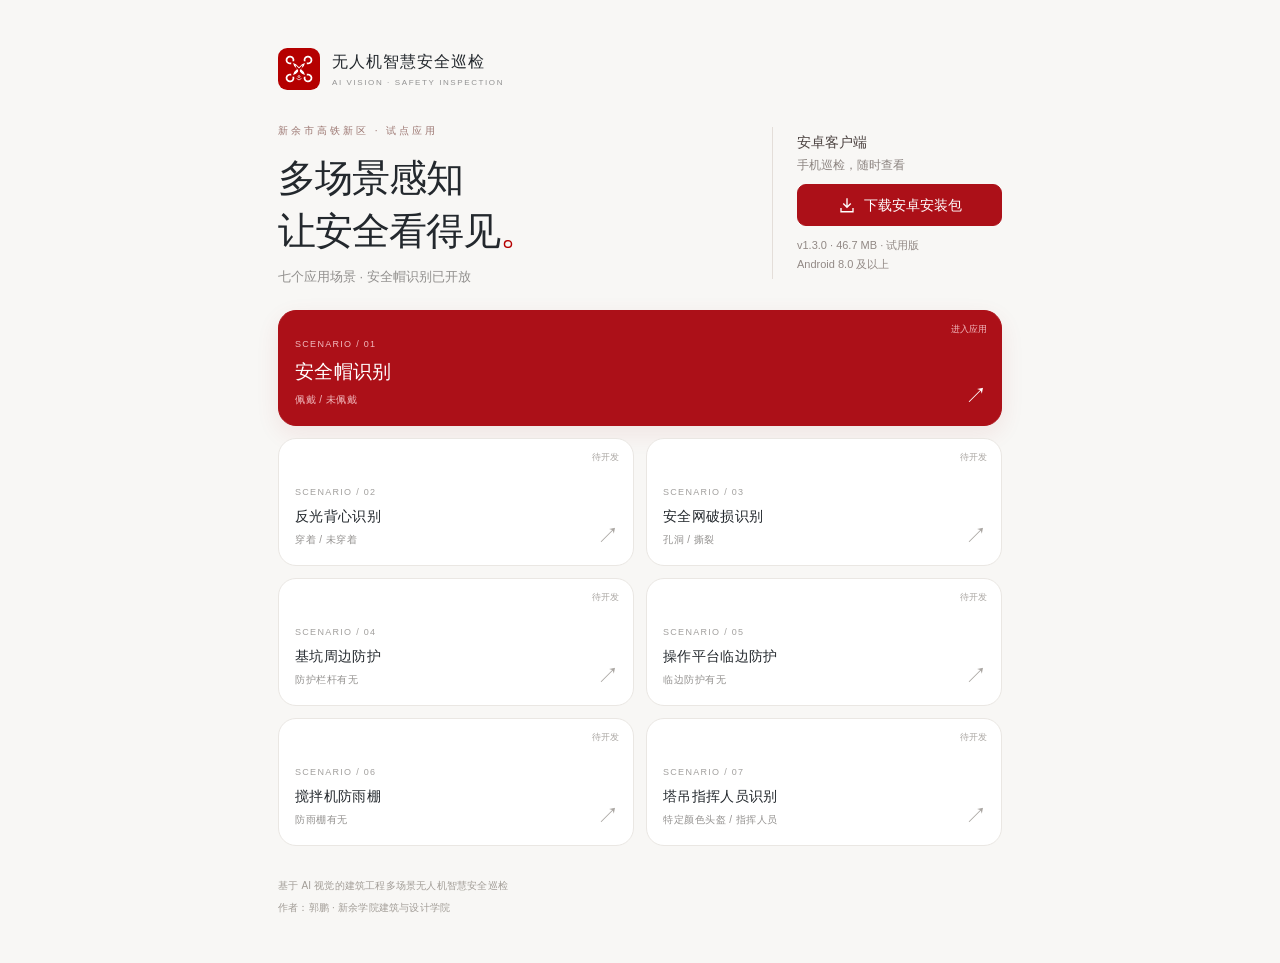
<file: index.html>
<!doctype html><html lang="zh-CN"><head><meta charset="UTF-8"><meta name="viewport" content="width=device-width,initial-scale=1"><title>多场景无人机智慧安全巡检</title><link rel="icon" href="[data-uri]"><style>:root{font-family:-apple-system,BlinkMacSystemFont,"PingFang SC","Microsoft YaHei",sans-serif;color:#23282d;background:#f8f7f5;font-synthesis:none}*{box-sizing:border-box}body{margin:0}a{-webkit-tap-highlight-color:transparent;color:inherit;text-decoration:none}a:focus-visible{outline:3px solid #b50000;outline-offset:5px}.portal{max-width:820px;margin:auto;padding:32px 28px 22px;min-height:100dvh;display:flex;flex-direction:column}.identity{display:flex;align-items:center;gap:12px}.identity img{width:42px;height:42px}.identity strong{display:block;font-size:16px;letter-spacing:1px}.identity div>span{display:block;font-size:8px;letter-spacing:1.6px;color:#929292;margin-top:5px}.edition{font-size:11px;color:#8b8a88;margin-left:auto}.intro{padding:48px 0 32px}.eyebrow{font-size:10px;letter-spacing:3px;color:#9c7772}h1{font-size:38px;line-height:1.4;letter-spacing:-1px;font-weight:650;margin:14px 0 10px}h1 span{color:#b50000}.intro p{font-size:13px;color:#92908e;margin:0}.services{display:grid;gap:12px}.service{position:relative;display:flex;gap:16px;align-items:center;background:#fff;border:1px solid #eae7e3;border-radius:18px;padding:24px 20px;min-height:116px;transition:transform .15s,background .15s}.service:active{transform:scale(.985)}.service-icon{width:44px;height:44px;display:grid;place-items:center;flex-shrink:0;color:#6f7579}.service-icon svg{width:32px;height:32px;fill:none;stroke:currentColor;stroke-width:1.6;stroke-linecap:round;stroke-linejoin:round}.service-number{font-size:8px;letter-spacing:1.3px;color:#a2a09e}h2{font-size:18px;letter-spacing:.3px;margin:7px 0 6px;font-weight:600}.service-copy p{margin:0;font-size:11px;color:#93918f;letter-spacing:.5px}.status{position:absolute;right:20px;top:20px;font-size:9px;color:#aaa6a2}.arrow{margin-left:auto;align-self:flex-end;font-size:22px;color:#aaa6a2;font-weight:300}.featured{background:#ac1018;border-color:#ac1018;color:#fff;box-shadow:0 8px 24px #9f131515}.featured .service-icon{color:#fff}.featured .service-number,.featured .service-copy p,.featured .status{color:#f1babe}.featured .arrow{color:#fff}footer{display:flex;flex-direction:column;gap:7px;margin-top:auto;padding-top:32px;color:#a29d97;font-size:10px;line-height:1.5;letter-spacing:.2px}.pending{flex:1;display:flex;flex-direction:column;justify-content:center;align-items:center;text-align:center;padding:50px 0}.pending-symbol{width:72px;height:72px;border:1px solid #dfd8d2;border-radius:22px;display:grid;place-items:center;color:#b50000;font-size:30px;margin-bottom:20px}.pending h1{font-size:27px;margin:0 0 14px}.pending p{font-size:14px;color:#92908e}.return{display:inline-block;border:1px solid #dcd6d0;background:white;padding:14px 28px;border-radius:10px;font-size:14px;margin-top:22px}.back{font-size:26px;line-height:1;padding:8px 14px 8px 0}@media(max-height:760px){.portal{padding-top:22px}.intro{padding:28px 0 24px}h1{font-size:32px}.service{min-height:100px;padding:18px}.services{gap:10px}footer{padding-top:22px}}@media(min-width:700px){.portal{padding:48px}.intro{padding-top:64px}h1{font-size:48px}.service{padding:26px}.service-icon{margin-right:12px}h2{font-size:21px}}

.scenario-grid{grid-template-columns:1fr 1fr;gap:12px}.scenario-grid .service{min-height:128px;padding:22px 16px 18px;align-items:flex-end}.scenario-grid .featured{grid-column:1/-1;min-height:108px}.scenario-grid h2{font-size:16px}.scenario-grid .status{top:12px;right:14px;font-size:9px}.scenario-grid .service-number{font-size:9px}.intro{padding:30px 0 24px}h1{font-size:34px}.scenario-grid .service-copy p{font-size:10px}@media(max-width:360px){.portal{padding:20px 16px}.scenario-grid h2{font-size:14px}}
.scenario-grid .service-copy{width:100%}.scenario-grid .arrow{position:absolute;right:14px;bottom:14px}.scenario-grid h2{font-size:14px;line-height:1.5;padding-right:0}.scenario-grid .service-copy p{padding-right:16px}.scenario-grid .featured h2{font-size:19px}
</style><style>.services button.service{font-family:inherit;text-align:left;cursor:pointer;width:100%;color:inherit}.services button.featured{color:#fff}.services button.service:focus-visible{outline:3px solid #b50000;outline-offset:4px}.services button[aria-busy="true"]{opacity:.75}#portal-load-state{font-size:12px;line-height:1.6;color:#85645b;margin:0 0 12px}#portal-load-state[hidden]{display:none}</style><style>
.hero-row{display:grid;grid-template-columns:minmax(0,1fr) 230px;align-items:center;gap:28px;margin:30px 0 24px}.hero-row .intro{padding:0;min-width:0}.hero-row .intro h1{font-size:clamp(30px,4vw,38px)}
.android-download{display:flex;flex-direction:column;align-items:flex-start;gap:10px;margin:0;padding:6px 0 6px 24px;border-left:1px solid #e4ded9;min-width:0}.android-download-copy strong{font-size:14px;font-weight:600;color:#4b4240}.android-download-copy p{margin:4px 0 0;color:#8c8480;font-size:12px;line-height:1.5}#download-apk{display:inline-flex;align-items:center;justify-content:center;gap:8px;width:100%;min-height:42px;padding:9px 12px;border:1px solid #ac1018;border-radius:9px;background:#ac1018;color:#fff;font-family:inherit;font-weight:500;font-size:14px;line-height:1.5;cursor:pointer;transition:background .15s}#download-apk:hover{background:#8e1117}#download-apk:focus-visible{outline:3px solid #c88489;outline-offset:3px}#download-apk:disabled{opacity:.6;cursor:wait}.android-download svg{width:18px;height:18px;flex:none}.android-version{font-size:11px;line-height:1.7;color:#928985}.android-download #apk-download-state{margin:0;font-size:12px;line-height:1.6;color:#776c67;overflow-wrap:anywhere}.android-download [hidden]{display:none!important}
@media(max-width:620px){.hero-row{grid-template-columns:minmax(0,1fr);gap:18px;margin:26px 0 20px}.android-download{display:grid;grid-template-columns:minmax(0,1fr) auto;gap:8px 14px;border-left:0;border-top:1px solid #e4ded9;padding:16px 0 0;align-items:center}#download-apk{width:auto;min-height:44px;grid-column:2;grid-row:1/3}.android-version{grid-column:1}.android-version br{display:none}.android-version span:before{content:' · '}.android-download #apk-download-state{grid-column:1/-1}.hero-row .intro h1{font-size:32px}}
@media(max-width:380px){.android-download{grid-template-columns:minmax(0,1fr)}#download-apk{grid-column:1;grid-row:auto;width:100%}.android-version{grid-row:3}.hero-row{gap:14px}.android-download-copy p{display:none}}
</style></head><body><main class="portal"><header class="identity"><img src="[data-uri]" alt="XY"><div><strong>无人机智慧安全巡检</strong><span>AI VISION · SAFETY INSPECTION</span></div></header><div class="hero-row"><section class="intro"><span class="eyebrow">新余市高铁新区 · 试点应用</span><h1>多场景感知<br>让安全看得见<span>。</span></h1><p>七个应用场景 · 安全帽识别已开放</p></section><section class="android-download" aria-label="安卓安装包"><div class="android-download-copy"><strong>安卓客户端</strong><p>手机巡检，随时查看</p></div><a id="download-apk" href="helmet-inspection.apk" download="helmet-inspection.apk"><svg viewBox="0 0 24 24" fill="none" stroke="currentColor" stroke-width="1.8" aria-hidden="true"><path d="M12 3v12m-5-5 5 5 5-5M4 16v5h16v-5"/></svg><span>下载安卓安装包</span></a><small class="android-version">v1.3.0 · 46.7 MB · 试用版<br><span>Android 8.0 及以上</span></small><p id="apk-download-state" role="status" hidden></p></section></div><nav class="services scenario-grid" aria-label="七个应用场景"><a class="service featured" href="inspection-assets/inspection.html"><div class="service-copy"><span class="service-number">SCENARIO / 01</span><h2>安全帽识别</h2><p>佩戴 / 未佩戴</p></div><span class="status">进入应用</span><span class="arrow">↗</span></a><a class="service " href="inspection-assets/pending.html?feature=vest"><div class="service-copy"><span class="service-number">SCENARIO / 02</span><h2>反光背心识别</h2><p>穿着 / 未穿着</p></div><span class="status">待开发</span><span class="arrow">↗</span></a><a class="service " href="inspection-assets/pending.html?feature=net"><div class="service-copy"><span class="service-number">SCENARIO / 03</span><h2>安全网破损识别</h2><p>孔洞 / 撕裂</p></div><span class="status">待开发</span><span class="arrow">↗</span></a><a class="service " href="inspection-assets/pending.html?feature=pit"><div class="service-copy"><span class="service-number">SCENARIO / 04</span><h2>基坑周边防护</h2><p>防护栏杆有无</p></div><span class="status">待开发</span><span class="arrow">↗</span></a><a class="service " href="inspection-assets/pending.html?feature=platform"><div class="service-copy"><span class="service-number">SCENARIO / 05</span><h2>操作平台临边防护</h2><p>临边防护有无</p></div><span class="status">待开发</span><span class="arrow">↗</span></a><a class="service " href="inspection-assets/pending.html?feature=shelter"><div class="service-copy"><span class="service-number">SCENARIO / 06</span><h2>搅拌机防雨棚</h2><p>防雨棚有无</p></div><span class="status">待开发</span><span class="arrow">↗</span></a><a class="service " href="inspection-assets/pending.html?feature=commander"><div class="service-copy"><span class="service-number">SCENARIO / 07</span><h2>塔吊指挥人员识别</h2><p>特定颜色头盔 / 指挥人员</p></div><span class="status">待开发</span><span class="arrow">↗</span></a></nav><footer><span>基于 AI 视觉的建筑工程多场景无人机智慧安全巡检</span><span>作者：郭鹏 · 新余学院建筑与设计学院</span></footer></main></body></html>
</file>
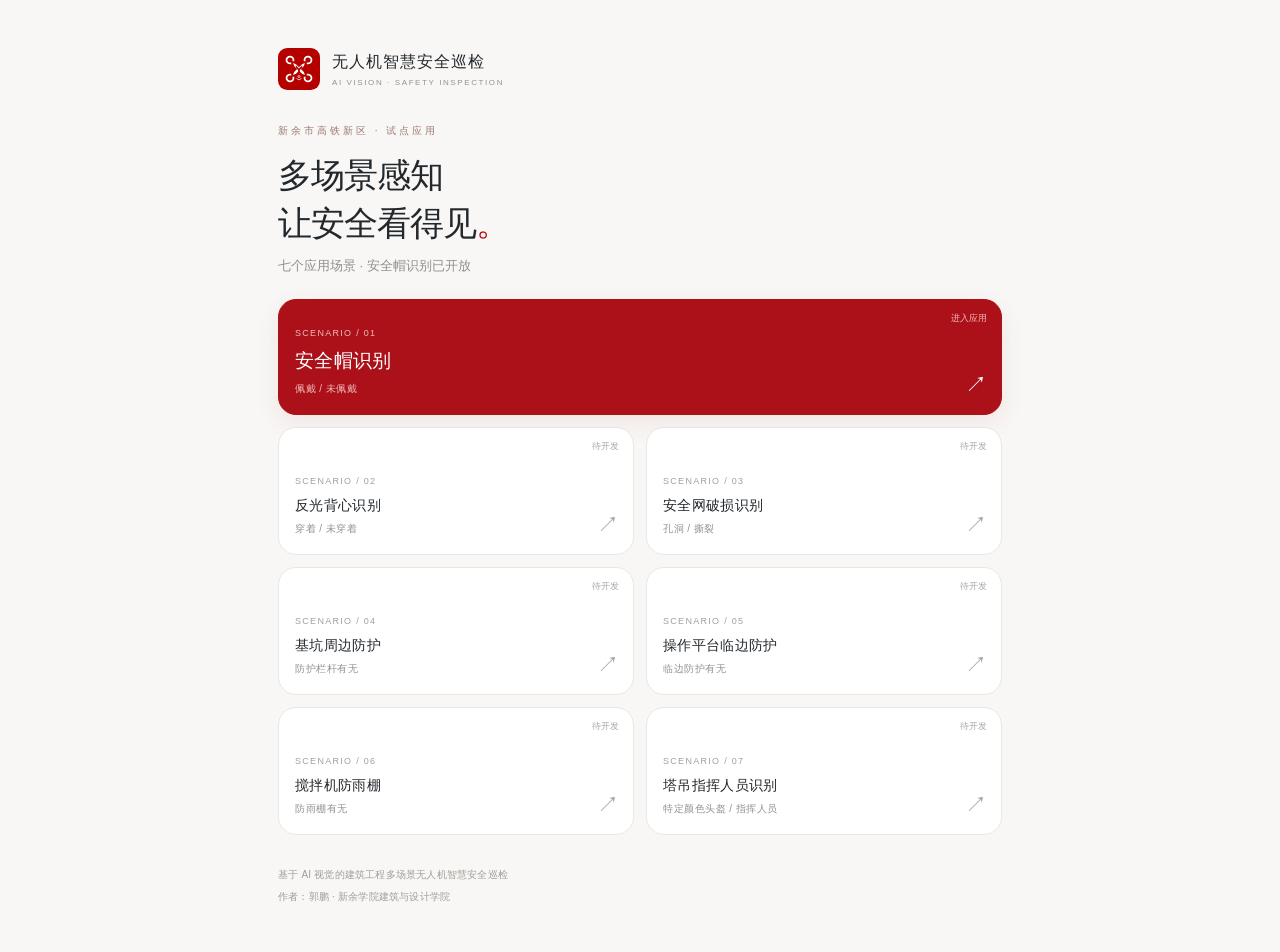
<file: inspection-assets/index.html>
<!doctype html><html lang="zh-CN"><head><meta charset="UTF-8"><meta name="viewport" content="width=device-width,initial-scale=1"><title>多场景无人机智慧安全巡检</title><link rel="icon" href="images/logo.svg"><link rel="stylesheet" href="css/portal.css"></head><body><main class="portal"><header class="identity"><img src="images/logo.svg" alt="XY"><div><strong>无人机智慧安全巡检</strong><span>AI VISION · SAFETY INSPECTION</span></div></header><section class="intro"><span class="eyebrow">新余市高铁新区 · 试点应用</span><h1>多场景感知<br>让安全看得见<span>。</span></h1><p>七个应用场景 · 安全帽识别已开放</p></section><nav class="services scenario-grid" aria-label="七个应用场景"><a class="service featured" href="inspection.html"><div class="service-copy"><span class="service-number">SCENARIO / 01</span><h2>安全帽识别</h2><p>佩戴 / 未佩戴</p></div><span class="status">进入应用</span><span class="arrow">↗</span></a><a class="service " href="pending.html?feature=vest"><div class="service-copy"><span class="service-number">SCENARIO / 02</span><h2>反光背心识别</h2><p>穿着 / 未穿着</p></div><span class="status">待开发</span><span class="arrow">↗</span></a><a class="service " href="pending.html?feature=net"><div class="service-copy"><span class="service-number">SCENARIO / 03</span><h2>安全网破损识别</h2><p>孔洞 / 撕裂</p></div><span class="status">待开发</span><span class="arrow">↗</span></a><a class="service " href="pending.html?feature=pit"><div class="service-copy"><span class="service-number">SCENARIO / 04</span><h2>基坑周边防护</h2><p>防护栏杆有无</p></div><span class="status">待开发</span><span class="arrow">↗</span></a><a class="service " href="pending.html?feature=platform"><div class="service-copy"><span class="service-number">SCENARIO / 05</span><h2>操作平台临边防护</h2><p>临边防护有无</p></div><span class="status">待开发</span><span class="arrow">↗</span></a><a class="service " href="pending.html?feature=shelter"><div class="service-copy"><span class="service-number">SCENARIO / 06</span><h2>搅拌机防雨棚</h2><p>防雨棚有无</p></div><span class="status">待开发</span><span class="arrow">↗</span></a><a class="service " href="pending.html?feature=commander"><div class="service-copy"><span class="service-number">SCENARIO / 07</span><h2>塔吊指挥人员识别</h2><p>特定颜色头盔 / 指挥人员</p></div><span class="status">待开发</span><span class="arrow">↗</span></a></nav><footer><span>基于 AI 视觉的建筑工程多场景无人机智慧安全巡检</span><span>作者：郭鹏 · 新余学院建筑与设计学院</span></footer></main></body></html>
</file>
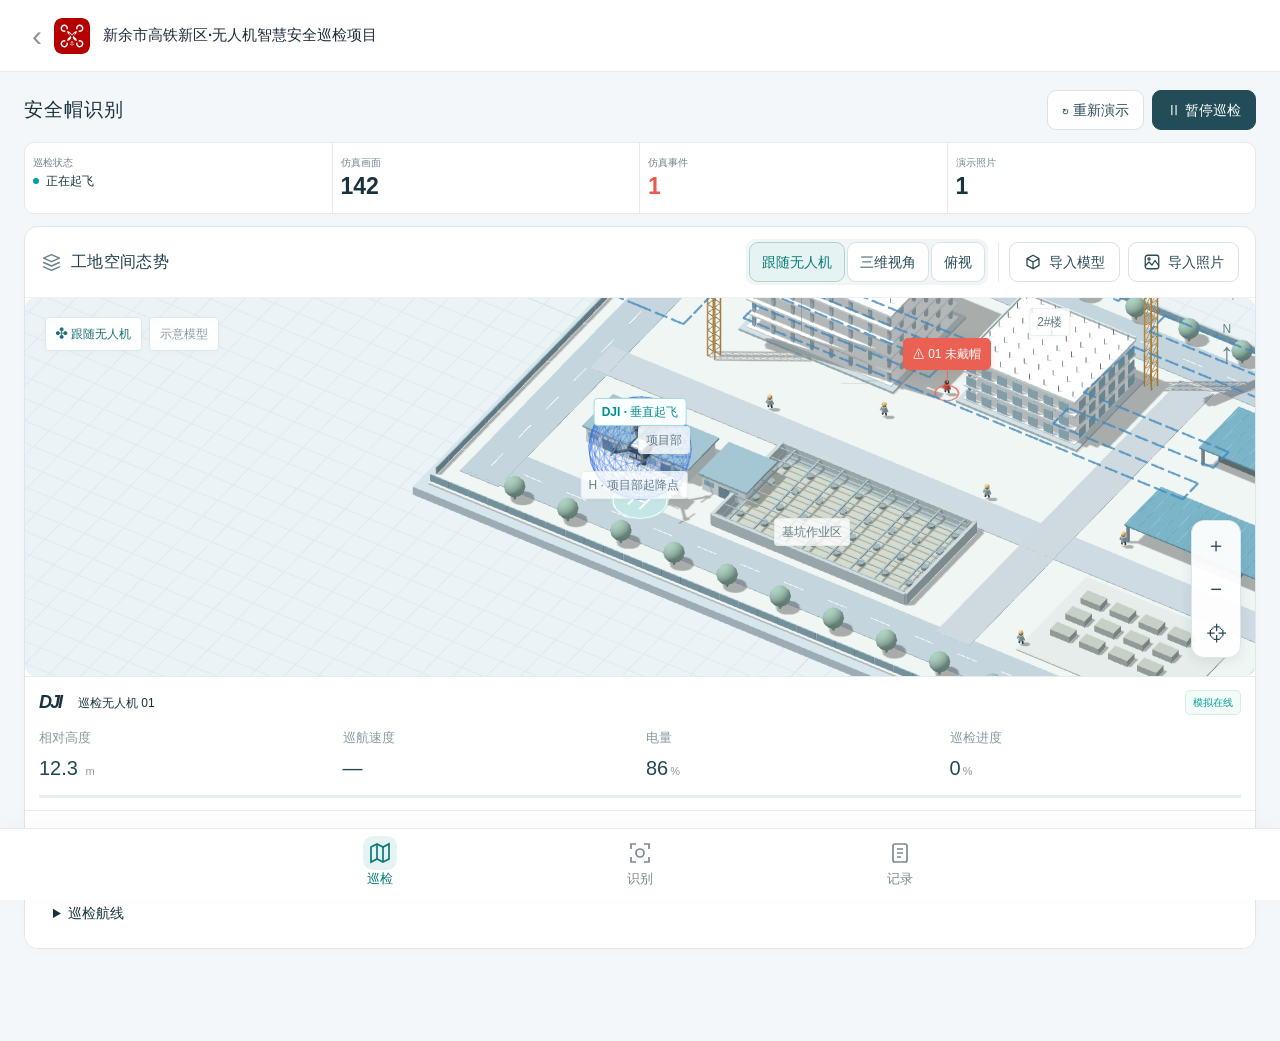
<file: inspection-assets/inspection.html>
<!doctype html>
<html lang="zh-CN"><head><meta charset="UTF-8"><meta name="viewport" content="width=device-width,initial-scale=1"><title>新余市高铁新区·无人机智慧安全巡检项目</title><meta name="description" content="俯视三维工地无人机巡检演示，异常抓拍、时间记录与空间定位联动。"><link rel="icon" href="images/logo.svg" type="image/svg+xml"><link rel="stylesheet" href="css/style.css"></head>
<body><header class="header"><a class="portal-back" href="../helmet_v0.html" aria-label="返回功能首页">‹</a><div class="brand"><img loading="lazy" decoding="async" class="reference-mark" src="images/logo.svg" alt="XY 无人机巡检"><strong>新余市高铁新区·无人机智慧安全巡检项目</strong></div></header>
<main><div class="page-heading"><div><div class="eyebrow">AERIAL SAFETY INSPECTION</div><h1>安全帽识别</h1></div><div class="heading-actions"><button id="replay" class="plain">↻ 重新演示</button><button id="pause" class="primary">Ⅱ 暂停巡检</button></div></div>
<section class="metrics" aria-label="仿真巡检统计"><div class="metric"><span class="metric-symbol teal">⌁</span><div><label>巡检状态</label><strong class="small"><span class="live-dot"></span><span id="status">正在巡检</span></strong></div><span class="metric-note" id="zone">主体施工区</span></div><div class="metric"><span class="metric-symbol">⌗</span><div><label>仿真画面</label><strong id="frames">126</strong></div><span class="unit">帧</span></div><div class="metric"><span class="metric-symbol red">△</span><div><label>仿真事件</label><strong id="event-count" class="red-text">1</strong></div><span class="unit">条</span></div><div class="metric"><span class="metric-symbol">▧</span><div><label>演示照片</label><strong id="photo-count">1</strong></div><span class="unit">张</span><span class="metric-note teal-text">同一目标自动合并</span></div></section>
<div class="workspace"><section class="scene-panel"><div class="panel-heading"><div><h2>工地空间态势</h2><span class="muted">3D</span></div><div class="view-tabs" aria-label="观察视角"><button data-view="follow" class="active" aria-pressed="true">跟随无人机</button><button data-view="perspective" aria-pressed="false">三维视角</button><button data-view="top" aria-pressed="false">俯视</button></div></div><div id="scene"><div id="scene-loading">正在建立三维场景…</div><div class="scene-top"><span class="view-chip">◈ 俯视视角</span><span class="model-chip">示意模型</span></div><div class="compass"><span>N</span><b>↑</b></div><div id="labels"></div><div class="scene-controls"><button id="zoom-in" aria-label="放大工地">＋</button><button id="zoom-out" aria-label="缩小工地">−</button><button id="reset-view" aria-label="恢复全景" title="恢复全景">⌖</button></div></div><div class="scene-support"><div class="scene-legend"><span><i class="legend-route"></i>巡检航线</span><span><i class="legend-dot"></i>未戴安全帽</span><span class="scene-help">拖动平移 · 滚轮缩放</span></div><div class="drone-info"><div class="drone-title"><strong>DJI</strong><span>巡检无人机 01</span><span class="pill">模拟在线</span></div><div class="telemetry"><span>相对高度<b id="actual-height">45 <small>m</small></b></span><span>巡航速度<b id="speed">3.0 <small>m/s</small></b></span><span>电量<b>86<small>%</small></b></span><span>巡检进度<b id="progress-label">12<small>%</small></b></span></div><div class="progress-track"><i id="progress-bar"></i></div></div></div>
<div class="flight-settings">
<div class="settings-heading"><strong>飞行参数</strong><div><button id="toggle-envelope" class="active" aria-pressed="true">安全包络</button><button id="replan-flight">⤳ 重新规划</button></div></div>
<div class="settings-grid"><div class="setting"><label for="margin-control">安全净距 <span><output id="margin-value">3</output> m</span></label><input id="margin-control" type="range" min="2" max="12" step="1" value="3"></div>
<div class="setting"><label for="speed-control">飞行速度 <span><output id="speed-value">5.0</output> m/s</span></label><input id="speed-control" type="range" min="1" max="8" step=".5" value="5"></div>
<div class="setting"><label for="altitude-control">目标航高 <span><output id="altitude-value">45</output> m</span></label><input id="altitude-control" type="range" min="30" max="65" step="1" value="45"></div></div>
<div class="route-summary"><span>航线总长 <b id="route-length">—</b></span><span>预计飞行 <b id="flight-duration">—</b></span><span>路径最小净距 <b id="min-clearance">—</b></span></div><p id="plan-note" role="status">航线已校核 · 2× 演示</p></div><div class="route-panel"><div class="route-title"><strong>巡检航线 <span>01</span></strong><span>弓字巡检 · 闭环返航</span></div><div class="route-stops"><span class="stop done"><i>H</i>项目部起飞</span><span class="stop active"><i>01</i>主体施工区</span><span class="stop"><i>02</i>钢筋加工区</span><span class="stop"><i>03</i>材料堆场</span><span class="stop"><i>04</i>基坑作业区</span><span class="stop"><i>H</i>返航</span></div></div></section>
<aside class="evidence-panel"><section class="live-monitor" aria-label="实时监控"><div class="live-heading"><h2>实时监控</h2><span id="live-source">手机 / 本机摄像头</span></div><div class="live-screen"><video poster="images/camera-poster.svg" id="live-video" autoplay muted playsinline></video><canvas id="inference-canvas" hidden></canvas><div id="live-empty" class="live-empty"><b>◎</b><span>等待摄像头连接</span></div></div><div class="live-actions"><button id="camera-start" class="primary" type="button">开启摄像头</button><button id="camera-flip" type="button" disabled>切换前后镜头</button><button id="camera-stop" type="button" disabled>关闭</button></div><p class="live-state" id="camera-state" role="status" aria-live="polite">等待开启</p><p class="live-hint" id="camera-hint">调用当前设备摄像头，画面不上传、不录制。</p><div class="model-picker"><label for="model-select">识别模型</label><select id="model-select"><option value="yolov12">yolov12</option></select></div><p id="inference-state" class="live-state" role="status">正在准备识别模型</p><button id="reload-model" type="button">重载模型</button><div class="live-reserved">DJI M4TD · 视频接入口已预留</div></section><div class="panel-heading"><div><h2>演示抓拍</h2><span class="muted">CAPTURE & LOCATE</span></div><span class="red-badge" id="pending-count">1 条待核查</span></div><div class="evidence-detail"><div class="evidence-title"><strong><span class="red-dot"></span>未佩戴安全帽</strong><span id="event-id">#001</span></div><button class="photo" id="open-photo" aria-label="放大查看异常抓拍"><img loading="lazy" decoding="async" id="capture-image" src="images/capture-1.png" alt="无人机俯拍：施工人员未佩戴安全帽"><span class="photo-top"><span>DJI CAM 01</span><span id="photo-time">09:42:18</span></span><span class="detection-box"><span>未带安全帽<b id="confidence" hidden></b></span></span><span class="enlarge">⛶</span></button><div class="evidence-location"><span>⌖</span><div><strong id="location">主体施工区 · 1#楼东侧</strong><p id="coords">网格 B-03 · 地面作业层</p></div></div><div class="detail-meta"><span>抓拍时间<strong id="captured-at">2026-09-14 09:42:18</strong></span><span>目标编号<strong id="target-id">P-017</strong></span></div><button class="locate-button" id="locate">⌖ 在工地中定位 <span>↗</span></button></div><div class="record-heading"><h3>异常记录 <span id="record-number">01</span></h3><span>仅保留未戴帽画面</span></div><div class="records" id="records"></div><div class="panel-foot"><span class="live-dot"></span><span id="filter-note">正常画面不存档 · 重复目标已合并</span></div></aside></div>
<footer><span><span class="footer-mark">◈</span> 空地联动 · 安全巡检</span><span>示意场景 / 模拟识别与抓拍，未接入现场设备</span><span>高铁新区 · 业主演示</span><span>作者：郭鹏 · 新余学院建筑与设计学院</span></footer></main>
<dialog id="photo-dialog"><div class="dialog-head"><strong id="dialog-title">异常抓拍</strong><button id="close-photo" aria-label="关闭照片">×</button></div><img loading="lazy" decoding="async" id="large-photo" alt="异常抓拍照片原图"><p id="dialog-caption"></p></dialog><div id="toast" role="status"></div><script src="js/layout.js"></script><script type="module" src="js/app.js"></script><script type="module" src="js/project.js"></script><script src="vendor/jszip.min.js"></script><script type="module" src="js/notice-ui.js"></script><script type="module" src="js/site-import.js"></script></body></html>
</file>
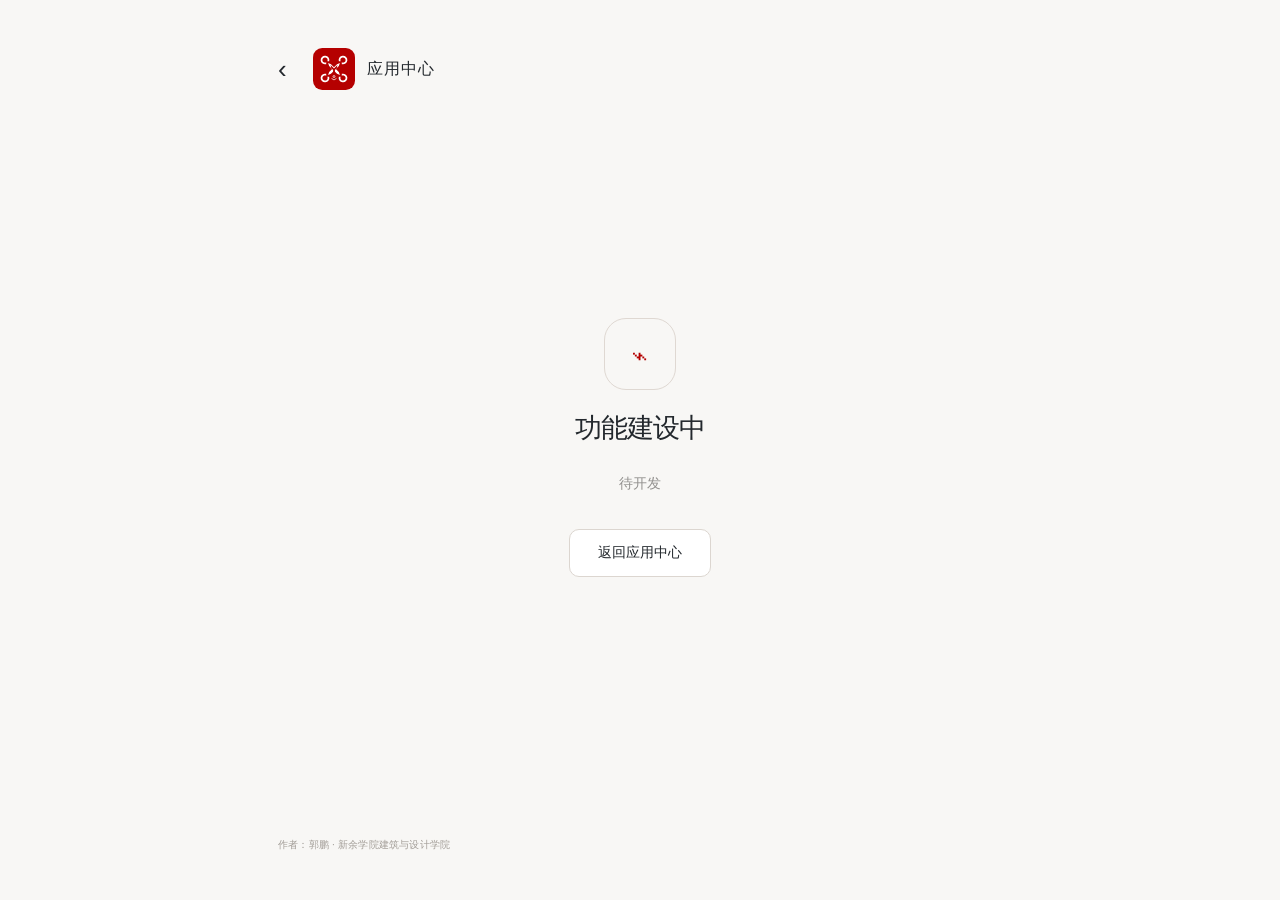
<file: inspection-assets/pending.html>
<!doctype html><html lang="zh-CN"><head><meta charset="UTF-8"><meta name="viewport" content="width=device-width,initial-scale=1"><title>待开发</title><link rel="stylesheet" href="css/portal.css"></head><body><main class="portal"><header class="identity"><a class="back" href="../helmet_v0.html" aria-label="返回功能首页">‹</a><img loading="lazy" decoding="async" src="images/logo.svg" alt="XY"><strong>应用中心</strong></header><section class="pending"><div class="pending-symbol" aria-hidden="true">⌁</div><h1 id="feature-title">功能建设中</h1><p>待开发</p><a class="return" href="../helmet_v0.html">返回应用中心</a></section><footer><span>作者：郭鹏 · 新余学院建筑与设计学院</span></footer></main><script src="js/pending.js"></script></body></html>
</file>
<file: inspection-assets/css/portal.css>
:root{font-family:-apple-system,BlinkMacSystemFont,"PingFang SC","Microsoft YaHei",sans-serif;color:#23282d;background:#f8f7f5;font-synthesis:none}*{box-sizing:border-box}body{margin:0}a{-webkit-tap-highlight-color:transparent;color:inherit;text-decoration:none}a:focus-visible{outline:3px solid #b50000;outline-offset:5px}.portal{max-width:820px;margin:auto;padding:32px 28px 22px;min-height:100dvh;display:flex;flex-direction:column}.identity{display:flex;align-items:center;gap:12px}.identity img{width:42px;height:42px}.identity strong{display:block;font-size:16px;letter-spacing:1px}.identity div>span{display:block;font-size:8px;letter-spacing:1.6px;color:#929292;margin-top:5px}.edition{font-size:11px;color:#8b8a88;margin-left:auto}.intro{padding:48px 0 32px}.eyebrow{font-size:10px;letter-spacing:3px;color:#9c7772}h1{font-size:38px;line-height:1.4;letter-spacing:-1px;font-weight:650;margin:14px 0 10px}h1 span{color:#b50000}.intro p{font-size:13px;color:#92908e;margin:0}.services{display:grid;gap:12px}.service{position:relative;display:flex;gap:16px;align-items:center;background:#fff;border:1px solid #eae7e3;border-radius:18px;padding:24px 20px;min-height:116px;transition:transform .15s,background .15s}.service:active{transform:scale(.985)}.service-icon{width:44px;height:44px;display:grid;place-items:center;flex-shrink:0;color:#6f7579}.service-icon svg{width:32px;height:32px;fill:none;stroke:currentColor;stroke-width:1.6;stroke-linecap:round;stroke-linejoin:round}.service-number{font-size:8px;letter-spacing:1.3px;color:#a2a09e}h2{font-size:18px;letter-spacing:.3px;margin:7px 0 6px;font-weight:600}.service-copy p{margin:0;font-size:11px;color:#93918f;letter-spacing:.5px}.status{position:absolute;right:20px;top:20px;font-size:9px;color:#aaa6a2}.arrow{margin-left:auto;align-self:flex-end;font-size:22px;color:#aaa6a2;font-weight:300}.featured{background:#ac1018;border-color:#ac1018;color:#fff;box-shadow:0 8px 24px #9f131515}.featured .service-icon{color:#fff}.featured .service-number,.featured .service-copy p,.featured .status{color:#f1babe}.featured .arrow{color:#fff}footer{display:flex;flex-direction:column;gap:7px;margin-top:auto;padding-top:32px;color:#a29d97;font-size:10px;line-height:1.5;letter-spacing:.2px}.pending{flex:1;display:flex;flex-direction:column;justify-content:center;align-items:center;text-align:center;padding:50px 0}.pending-symbol{width:72px;height:72px;border:1px solid #dfd8d2;border-radius:22px;display:grid;place-items:center;color:#b50000;font-size:30px;margin-bottom:20px}.pending h1{font-size:27px;margin:0 0 14px}.pending p{font-size:14px;color:#92908e}.return{display:inline-block;border:1px solid #dcd6d0;background:white;padding:14px 28px;border-radius:10px;font-size:14px;margin-top:22px}.back{font-size:26px;line-height:1;padding:8px 14px 8px 0}@media(max-height:760px){.portal{padding-top:22px}.intro{padding:28px 0 24px}h1{font-size:32px}.service{min-height:100px;padding:18px}.services{gap:10px}footer{padding-top:22px}}@media(min-width:700px){.portal{padding:48px}.intro{padding-top:64px}h1{font-size:48px}.service{padding:26px}.service-icon{margin-right:12px}h2{font-size:21px}}

.scenario-grid{grid-template-columns:1fr 1fr;gap:12px}.scenario-grid .service{min-height:128px;padding:22px 16px 18px;align-items:flex-end}.scenario-grid .featured{grid-column:1/-1;min-height:108px}.scenario-grid h2{font-size:16px}.scenario-grid .status{top:12px;right:14px;font-size:9px}.scenario-grid .service-number{font-size:9px}.intro{padding:30px 0 24px}h1{font-size:34px}.scenario-grid .service-copy p{font-size:10px}@media(max-width:360px){.portal{padding:20px 16px}.scenario-grid h2{font-size:14px}}
.scenario-grid .service-copy{width:100%}.scenario-grid .arrow{position:absolute;right:14px;bottom:14px}.scenario-grid h2{font-size:14px;line-height:1.5;padding-right:0}.scenario-grid .service-copy p{padding-right:16px}.scenario-grid .featured h2{font-size:19px}
</file>
<file: inspection-assets/css/style.css>
:root{font-family:Barlow,"PingFang SC","Microsoft YaHei",sans-serif;color:#18333e;background:#f3f7f9;font-synthesis:none;--teal:#009e9c;--line:#e3ebee;--muted:#72858d;--red:#e9594c}*{box-sizing:border-box}body{margin:0}button,a{-webkit-tap-highlight-color:transparent}button{font:inherit;color:inherit;cursor:pointer;transition:background .2s,box-shadow .2s;border:1px solid var(--line);background:white}button:hover{background:#eaf7f7}button:focus-visible,a:focus-visible{outline:3px solid #009e9c;outline-offset:3px}a{color:inherit;text-decoration:none}a:hover{color:var(--teal)}.header{height:74px;background:#fff;border-bottom:1px solid var(--line);display:flex;align-items:center;justify-content:space-between;padding:0 32px;gap:20px}.brand{display:flex;align-items:center;gap:13px}.brand-mark{background:#009e9c;width:38px;height:38px;display:grid;place-items:center;border-radius:10px;color:#fff;font-size:35px;font-weight:400}.brand strong{font-size:23px;letter-spacing:2px}.brand strong span{font-size:12px;letter-spacing:1.4px;display:block;color:#819097;margin-top:2px}.brand i{height:28px;width:1px;background:var(--line);margin:0 12px}.project{font-size:14px;color:#526b75}.header-right{display:flex;gap:22px;align-items:center}.header-right time{font-variant-numeric:tabular-nums;font-size:17px;letter-spacing:1px}.header-right button{font-size:25px;border:0;background:none}.demo{font-size:12px;color:#6b7c84;background:#f2f5f7;padding:5px 10px;border-radius:5px}main{max-width:1920px;margin:auto;padding:27px 30px 0}.page-heading{display:flex;align-items:center;justify-content:space-between;gap:14px;margin-bottom:23px}.eyebrow{color:#78909a;font-size:12px;letter-spacing:2.1px;margin-bottom:7px}h1{font-size:26px;margin:0;letter-spacing:1px;font-weight:600}.heading-actions{display:flex;align-items:center;gap:12px;font-size:14px}.heading-actions a{font-size:13px;margin-right:14px;color:#6b7d86}.heading-actions button{padding:10px 19px;border-radius:6px}.primary{background:var(--teal);color:white;border-color:var(--teal)}.primary:hover{background:#008786}.metrics{display:grid;grid-template-columns:1.1fr 1fr .95fr 1.3fr;border:1px solid var(--line);background:#fff;border-radius:10px;margin-bottom:22px;padding:20px 0;box-shadow:0 3px 8px #17435102}.metric{display:flex;align-items:center;padding:0 24px;border-right:1px solid var(--line);gap:16px;min-width:0}.metric:last-child{border:0}.metric-symbol{width:42px;height:42px;border-radius:10px;background:#f2f7f9;display:grid;place-items:center;color:#708d99;font-size:27px}.metric-symbol.teal{color:var(--teal);background:#eaf8f6}.metric-symbol.red{color:var(--red);background:#fff1ef}.metric label{display:block;color:var(--muted);font-size:13px;margin-bottom:5px}.metric strong{font-size:31px;line-height:1;font-weight:600;font-variant-numeric:tabular-nums}.metric strong.small{font-size:18px;display:flex;align-items:center;gap:7px;white-space:nowrap}.metric .unit{font-size:13px;color:#87969c;margin-top:24px;margin-left:-7px}.metric-note{font-size:12px;color:#83949b;align-self:flex-end;margin-left:auto;margin-bottom:4px;white-space:nowrap}.teal-text{color:var(--teal)}.red-text{color:var(--red)}.live-dot,.red-dot{height:6px;width:6px;display:inline-block;background:var(--teal);border-radius:50%;flex-shrink:0}.red-dot{background:var(--red);margin-right:7px}.workspace{display:grid;grid-template-columns:minmax(0,1fr) 365px;gap:20px;align-items:stretch}.scene-panel,.evidence-panel{border:1px solid #dde7eb;border-radius:11px;background:#fff;overflow:hidden;box-shadow:0 4px 14px #21495603}.panel-heading{height:65px;display:flex;justify-content:space-between;align-items:center;padding:0 21px;border-bottom:1px solid var(--line);gap:10px}.panel-heading>div{display:flex;align-items:center;gap:14px}h2{font-size:16px;font-weight:600;margin:0}.muted{font-size:10px;letter-spacing:1px;color:#8b9da5}.pill{display:inline-flex;align-items:center;gap:6px;color:var(--teal);border:1px solid #d6eeeb;border-radius:5px;background:#f3fbf9;padding:4px 7px;font-size:12px;white-space:nowrap}#scene{height:563px;position:relative;overflow:hidden;background:#ecf3f6;touch-action:none}#scene canvas{display:block;width:100%;height:100%;outline:none}#scene-loading{position:absolute;inset:0;display:grid;place-items:center;color:#5c828c;font-size:14px;background:#ecf3f6;z-index:1}.scene-top{position:absolute;top:19px;left:20px;z-index:2;display:flex;gap:7px}.view-chip,.model-chip{font-size:12px;border-radius:4px;padding:7px 10px;background:#ffffffdb;box-shadow:0 2px 7px #26475706;border:1px solid #dce7eb}.view-chip{color:#1e6e77}.model-chip{color:#8b999f}.compass{position:absolute;top:20px;right:23px;color:#65858d;display:flex;align-items:center;flex-direction:column;font-size:12px;z-index:2}.compass b{font-size:29px;font-weight:400;line-height:30px}.scene-controls{position:absolute;right:18px;top:210px;display:flex;flex-direction:column;border-radius:6px;overflow:hidden;box-shadow:0 3px 10px #14364214;z-index:3}.scene-controls button{width:34px;height:34px;border:0;border-bottom:1px solid var(--line);font-size:22px}.scene-legend{position:absolute;bottom:19px;left:20px;display:flex;gap:20px;font-size:12px;color:#597680;z-index:2}.scene-legend>span{display:flex;gap:6px;align-items:center}.legend-route{width:18px;border-top:2px dashed var(--teal)}.legend-dot{width:7px;height:7px;background:var(--red);border-radius:50%}.scene-help{color:#7a929c}.drone-info{position:absolute;left:20px;bottom:53px;width:340px;background:#ffffffed;border:1px solid #fff;border-radius:9px;padding:14px 17px;box-shadow:0 6px 25px #234b6110;z-index:2;backdrop-filter:blur(10px)}.drone-title{display:flex;align-items:center;gap:10px;font-size:13px}.drone-title>strong{font-size:21px;font-style:italic;letter-spacing:-2px;margin-right:5px}.drone-title .pill{margin-left:auto;font-size:10px}.telemetry{display:grid;grid-template-columns:repeat(4,1fr);gap:6px;margin-top:16px}.telemetry>span{color:#8a9a9f;font-size:11px}.telemetry b{display:block;color:#214953;font-size:20px;margin-top:5px;font-weight:500}.telemetry small{font-size:11px;color:#8a9a9f;font-weight:400;margin-left:2px}.progress-track{height:3px;background:#e4f1f2;margin-top:13px;overflow:hidden}.progress-track i{display:block;height:100%;background:var(--teal);width:12%;transition:width .3s}.route-panel{padding:16px 22px 20px;border-top:1px solid var(--line)}.route-title{display:flex;justify-content:space-between;align-items:center;margin-bottom:18px}.route-title strong{font-size:14px;font-weight:500}.route-title strong span{font:12px Barlow;color:#8da0a7;border-left:1px solid var(--line);padding-left:10px;margin-left:10px}.route-title>span{font-size:12px;color:#8a9ba3}.route-stops{display:flex;justify-content:space-between;position:relative;gap:8px}.route-stops:before{content:"";position:absolute;left:20px;right:20px;top:11px;border-top:1px dashed #cedde1}.stop{font-size:12px;color:#8b9ca3;text-align:center;z-index:1}.stop i{display:flex;margin:0 auto 9px;align-items:center;justify-content:center;border-radius:50%;background:#fff;border:1px solid #d7e2e7;width:24px;height:24px;font-size:10px;font-style:normal}.stop.active{color:var(--teal);font-weight:500}.stop.active i{color:#fff;background:var(--teal);border-color:var(--teal);box-shadow:0 0 0 4px #e9f8f6}.stop.done i{background:#e7f6f4;color:var(--teal);border-color:#b6e5df}.red-badge{background:#fff1ee;color:#df6557;border:1px solid #ffe0d9;padding:4px 7px;font-size:11px;border-radius:5px;white-space:nowrap}.evidence-panel .panel-heading{padding:0 18px}.evidence-panel .panel-heading>div{gap:10px}.evidence-panel .muted{display:none}.evidence-detail{padding:19px 18px 0}.evidence-title{display:flex;justify-content:space-between;font-size:14px;margin-bottom:13px;align-items:center}.evidence-title strong{font-weight:500}.evidence-title>span{color:#a2afb5;font-size:12px}.photo{padding:0;display:block;width:100%;aspect-ratio:1.52;border:0;background:#d9e1e4;position:relative;border-radius:6px;overflow:hidden;text-align:left}.photo img{width:100%;height:100%;object-fit:cover;display:block}.photo-top{position:absolute;top:10px;left:10px;right:10px;display:flex;justify-content:space-between;color:#fff;font-size:10px;text-shadow:0 1px 4px #000;background:#0004;padding:3px 5px;border-radius:2px}.detection-box{position:absolute;left:40%;top:26%;width:21%;height:47%;border:2px solid #ff584a;box-shadow:0 0 0 1px #0001}.detection-box>span{position:absolute;left:-2px;bottom:100%;font-size:10px;color:white;white-space:nowrap;background:#e74f43;padding:4px 5px}.detection-box b{font-weight:400}.photo-bottom{position:absolute;bottom:10px;left:10px;padding:3px 5px;color:#fff;font-size:10px;background:#17393b66;border-radius:2px}.enlarge{position:absolute;bottom:10px;right:10px;color:white;font-size:20px}.evidence-location{display:flex;gap:8px;margin-top:18px;align-items:flex-start}.evidence-location>span{color:var(--teal);font-size:20px}.evidence-location strong{font-size:14px;font-weight:500}.evidence-location p{font-size:12px;color:#91a0a6;margin:5px 0 0}.detail-meta{display:flex;justify-content:space-between;font-size:11px;color:#92a1a8;gap:10px;margin:17px 0}.detail-meta strong{font-weight:400;display:block;margin-top:5px;color:#536e78;font-size:12px;white-space:nowrap}.locate-button{display:flex;justify-content:center;gap:8px;position:relative;padding:10px;width:100%;border:1px solid #cce8e8;border-radius:5px;color:var(--teal);background:#f0fafa;font-size:13px}.locate-button span{position:absolute;right:15px}.record-heading{margin:21px 18px 9px;padding-top:18px;border-top:1px solid var(--line);display:flex;align-items:center;justify-content:space-between}.record-heading h3{margin:0;font-size:14px;font-weight:500}.record-heading h3 span{font-size:11px;color:#9caab1;margin-left:6px}.record-heading>span{font-size:10px;color:#96a6ad}.records{padding:0 10px;min-height:66px}.record{display:flex;align-items:center;gap:10px;width:100%;border:1px solid transparent;text-align:left;padding:8px;border-radius:6px;margin-bottom:3px}.record.selected{background:#f0f9f8;border-color:#d2eae8}.record img{width:52px;height:38px;object-fit:cover;border-radius:4px}.record .record-info{flex:1;min-width:0}.record strong{font-size:12px;font-weight:500;display:block}.record small{display:block;color:#8b9ea4;font-size:10px;margin-top:4px}.record .record-id{font-size:11px;color:#a0afb5}.record .record-arrow{color:var(--teal);font-size:16px}.panel-foot{font-size:10px;color:#92a4aa;padding:14px 18px 16px;display:flex;gap:7px;align-items:center}.panel-foot .live-dot{width:4px;height:4px}footer{padding:18px 0 20px;display:flex;justify-content:space-between;gap:12px;color:#98a8af;font-size:11px}.footer-mark{color:var(--teal);margin-right:6px}#labels{position:absolute;inset:0;pointer-events:none;z-index:2}.map-label{position:absolute;transform:translate(-50%,-100%);white-space:nowrap;font-size:11px;color:#657f87;background:#ffffffc9;border:1px solid #dce7eaa0;padding:4px 7px;border-radius:4px;box-shadow:0 1px 5px #16394808}.map-label.alert{pointer-events:auto;background:#fff;color:#e35144;border:1px solid #f0afa5;border-radius:5px;padding:6px 9px;font-size:12px;box-shadow:0 3px 12px #a7452920}.map-label.alert.selected{color:white;background:#ea6052;border-color:#ea6052}.map-label.drone-label{color:#008d91;font-weight:600;border-color:#a7dcdb;background:#faffffff;font-size:12px}.map-label.alert:after{content:"";position:absolute;top:100%;left:50%;height:14px;border-left:1px solid #e56d60}.map-label.hidden{display:none}#toast{position:fixed;bottom:28px;left:50%;transform:translate(-50%,20px);opacity:0;background:#173e49f5;color:white;border-radius:7px;padding:12px 20px;font-size:14px;pointer-events:none;transition:.2s;z-index:20}#toast.show{opacity:1;transform:translate(-50%,0)}dialog{border:0;border-radius:12px;max-width:920px;width:90vw;padding:20px;box-shadow:0 15px 80px #123b4a55}dialog::backdrop{background:#173542a8;backdrop-filter:blur(4px)}.dialog-head{display:flex;justify-content:space-between;align-items:center;margin-bottom:15px;font-size:16px}.dialog-head button{border:0;font-size:25px;line-height:25px}.dialog-head+img{width:100%;max-height:73vh;object-fit:contain;border-radius:5px}dialog p{font-size:13px;color:#7d949d;margin-bottom:0}@media(min-width:1550px){#scene{height:650px}.workspace{grid-template-columns:minmax(0,1fr) 400px}.evidence-panel .muted{display:inline;font-size:9px}.photo{aspect-ratio:1.5}}@media(max-width:1250px){.metric-note{display:none}.metric{padding:0 18px;gap:12px}.workspace{grid-template-columns:minmax(0,1fr) 325px;gap:16px}main{padding:23px 20px 0}.header{padding:0 24px}.scene-help{display:none}.muted{display:none}.drone-info{width:302px}.heading-actions a{margin-right:0}}@media(max-width:950px){.workspace{grid-template-columns:1fr}.evidence-panel{display:grid;grid-template-columns:1fr 1fr;align-items:start}.evidence-panel .panel-heading{grid-column:1/-1}.evidence-detail{grid-column:1;grid-row:2/5;padding-bottom:18px}.record-heading{grid-column:2}.records{grid-column:2}.panel-foot{grid-column:2}.metrics{grid-template-columns:repeat(4,1fr)}.metric-symbol{display:none}.metric{padding:0 17px;gap:8px}.heading-actions a{display:none}#scene{height:570px}.metric strong{font-size:28px}.metric strong.small{font-size:16px}footer>span:last-child{display:block}}@media(max-width:600px){.header{height:64px;padding:0 16px}.brand i,.project{display:none}.brand strong{font-size:20px}.header-right{gap:10px}.header-right time{font-size:14px}.header-right .demo{font-size:10px;padding:4px 6px}main{padding:20px 12px 0}.page-heading{align-items:flex-start;margin-bottom:18px}.eyebrow{font-size:9px;letter-spacing:1.2px}h1{font-size:21px}.heading-actions{gap:6px}.heading-actions button{padding:9px 10px;font-size:12px}.plain{display:none}.metrics{grid-template-columns:1fr 1fr;padding:0;margin-bottom:15px}.metric{padding:15px 17px}.metric:nth-child(2){border-right:0}.metric:nth-child(-n+2){border-bottom:1px solid var(--line)}.metric-note{display:none}.metric label{font-size:12px}.metric strong{font-size:27px}.metric .unit{margin-left:0}.panel-heading{padding:0 15px;height:57px}#scene{height:500px}.scene-top{left:12px;top:12px}.compass{right:15px;top:15px}.drone-info{left:12px;bottom:49px;width:285px}.scene-legend{left:12px;gap:14px;font-size:11px}.scene-controls{right:10px;top:170px}.route-panel{padding:14px 10px 16px}.route-title{padding:0 4px}.route-title>span{font-size:10px}.stop{font-size:10px;white-space:nowrap}.route-stops{gap:4px}.stop i{width:22px;height:22px}.evidence-panel{display:block}.evidence-detail{padding-bottom:0}.records{padding-bottom:6px}.photo{aspect-ratio:1.5}.record{padding:10px}.record img{width:64px;height:43px}.record strong{font-size:13px}.record small{font-size:11px}.record-heading>span{font-size:11px}footer{font-size:10px;display:block;text-align:center;padding-bottom:18px}footer>span{display:block;margin-bottom:7px}.map-label{font-size:10px}.scene-panel{border-radius:9px}}

/* Keep review-critical labels and times readable at presentation distance. */
.metric label,.record strong,.locate-button,.detail-meta strong{font-size:14px}.record small,.record-heading>span,.panel-foot,.telemetry>span,.photo-top,.photo-bottom,.detection-box>span,.red-badge{font-size:12px}.record{padding:9px}.detail-meta{flex-wrap:wrap}.detail-meta strong{font-variant-numeric:tabular-nums}.map-label{font-size:12px}.record-heading{margin-top:18px}.photo-top{font-variant-numeric:tabular-nums}.evidence-panel .muted{display:none}@media(max-width:600px){.route-stops{flex-wrap:wrap;row-gap:10px}.stop{font-size:12px;width:30%}.route-stops:before{display:none}.route-panel{padding-bottom:12px}.brand strong span{font-size:10px}.drone-info{max-width:calc(100% - 58px)}.telemetry{gap:4px}.telemetry>span{font-size:12px}.scene-help{display:none}.map-label{font-size:11px}.map-label.alert{font-size:11px;padding:5px 6px}.metric label{font-size:13px}.scene-top .model-chip{display:none}}

.header{height:auto;min-height:76px;justify-content:center;padding:20px 24px;text-align:center}
.brand{min-width:0;justify-content:center}.brand strong{font-size:25px;line-height:1.5;letter-spacing:1px;overflow-wrap:anywhere}
.scene-support{display:flex;flex-direction:column;padding:18px 22px 14px;background:#fff;border-top:1px solid var(--line);gap:14px}
.scene-support .drone-info{position:static;order:0;width:100%;max-width:none;box-shadow:none;border:0;padding:0;background:none;backdrop-filter:none}
.scene-support .drone-title{gap:12px}.scene-support .telemetry{margin-top:13px;grid-template-columns:repeat(4,minmax(0,1fr))}
.scene-support .scene-legend{position:static;order:1;flex-wrap:wrap;gap:12px 22px;font-size:12px}
.scene-support .scene-help{display:inline-flex}.scene-support .progress-track{margin-top:12px}
@media(max-width:600px){.header{padding:17px 14px;min-height:66px}.brand strong{font-size:19px;letter-spacing:0}.scene-support{padding:16px 14px}.scene-support .telemetry b{font-size:20px}.scene-support .drone-title{flex-wrap:wrap}.scene-support .scene-legend{gap:9px 14px}.scene-support .scene-help{display:block;width:100%}}

.header{height:72px;min-height:72px;justify-content:flex-start;padding:0 32px;background:#fff;border-bottom:1px solid #e5eaf0;text-align:left}.brand{gap:13px;justify-content:flex-start}.brand strong{font-size:19px;font-weight:650;letter-spacing:1px;line-height:1.5;color:#202c3c}.reference-mark{display:grid;place-items:center;width:31px;height:33px;flex-shrink:0;border-radius:7px;background:#2864e8;color:white;font-size:24px;font-weight:700;transform:skew(-6deg)}
.scene-panel>.panel-heading{gap:12px;flex-wrap:wrap;height:auto;min-height:60px;padding:12px 20px}.view-tabs{display:flex;gap:2px;margin-left:auto;background:#f2f5f9;padding:3px;border-radius:7px}.view-tabs button{border:0;background:transparent;border-radius:5px;padding:7px 12px;font-size:13px;white-space:nowrap;color:#65758b}.view-tabs button.active{background:white;color:#2864e8;box-shadow:0 1px 4px #29467512}
.flight-settings{padding:18px 22px;border-top:1px solid var(--line);background:#fbfcfe}.settings-heading{display:flex;align-items:center;justify-content:space-between;gap:12px;margin-bottom:18px}.settings-heading strong{font-size:15px;font-weight:600}.settings-heading>div{display:flex;gap:8px}.settings-heading button{font-size:13px;padding:7px 11px;border-radius:6px}.settings-heading button.active{background:#eef4ff;border-color:#b6cdf5;color:#2864e8}.settings-grid{display:grid;grid-template-columns:repeat(3,minmax(0,1fr));gap:25px}.setting label{display:flex;justify-content:space-between;align-items:center;font-size:14px;gap:8px;color:#69798b}.setting label span{font:13px ui-monospace,monospace;background:#f0f4fa;border-radius:4px;padding:4px 7px;color:#374e6b;white-space:nowrap}.setting input{width:100%;height:5px;margin:15px 0 4px;accent-color:#2864e8;cursor:pointer}.setting input:focus-visible{outline:2px solid #2864e8;outline-offset:5px}.route-summary{display:flex;flex-wrap:wrap;gap:12px 28px;margin-top:17px;font-size:12px;color:#7b8899}.route-summary b{font-weight:500;color:#354963;font-size:14px;margin-left:6px;font-variant-numeric:tabular-nums}#plan-note{font-size:12px;color:#597d76;margin:12px 0 0}#scene{height:clamp(460px,53vh,650px)}.scene-support .scene-legend{gap:10px 20px}.scene-panel{align-self:start}.evidence-panel{align-self:start}.workspace{align-items:start}.scene-help{display:inline-flex}.scene-support{padding-bottom:17px}
@media(max-width:1100px){.header{padding:0 20px}.view-tabs button{padding:7px 9px}.settings-grid{gap:15px}.setting label{flex-wrap:wrap}.scene-panel>.panel-heading{padding:12px 14px}}
@media(max-width:650px){.header{height:auto;padding:16px 14px;min-height:64px}.brand strong{font-size:17px;letter-spacing:0}.reference-mark{width:27px;height:29px;font-size:21px}.scene-panel>.panel-heading{gap:10px}.view-tabs{width:100%;margin-left:0}.view-tabs button{flex:1;font-size:13px;padding:8px}.flight-settings{padding:17px 14px}.settings-grid{grid-template-columns:1fr;gap:18px}.setting label{flex-wrap:nowrap}.route-summary{gap:10px 20px}#scene{height:470px}.scene-support .scene-help{display:block;width:100%}.settings-heading button{font-size:12px;padding:7px 9px}}

.live-monitor{grid-column:1/-1;padding:18px;border-bottom:1px solid var(--line);background:#fff}.live-heading{display:flex;justify-content:space-between;align-items:center;gap:10px;margin-bottom:12px}.live-heading h2{font-size:16px;margin:0}.live-heading span{font-size:11px;color:#71919e}.live-screen{position:relative;aspect-ratio:4/3;background:#eaf1f5;border:1px solid #d9e5ec;border-radius:10px;overflow:hidden}.live-screen video{width:100%;height:100%;object-fit:contain;background:#eaf1f5}.live-empty{position:absolute;inset:0;display:grid;place-content:center;text-align:center;gap:10px;color:#8499a4;font-size:12px;pointer-events:none}.live-empty[hidden]{display:none}.live-empty b{font-size:32px;font-weight:400;color:#6f9da9}.live-actions{display:flex;gap:7px;margin-top:12px;flex-wrap:wrap}.live-actions button{font-size:12px;padding:8px 10px;border-radius:6px}.live-actions button:disabled{opacity:.45;cursor:default}.live-state{margin:12px 0 5px;font-size:13px;color:#245e70}.live-hint{margin:0;line-height:1.6;font-size:11px;color:#8598a3}.live-reserved{margin-top:10px;padding-top:10px;border-top:1px solid #edf2f5;font-size:11px;color:#8396a0}@media(max-width:950px){.live-monitor{grid-row:1}.evidence-panel>.panel-heading{grid-row:2}.evidence-panel .evidence-detail{grid-row:3/6}.live-screen{aspect-ratio:16/9}}
#inference-canvas{position:absolute;inset:0;width:100%;height:100%;object-fit:contain;background:#eaf1f5;pointer-events:none}#inference-canvas[hidden]{display:none}#reload-model{font-size:11px;padding:5px 9px}
/* Fit the monitor to the camera instead of letterboxing into a fixed ratio. */
.live-screen{aspect-ratio:var(--camera-ratio,4 / 3);width:100%;background:#152730}
.live-screen video{display:block;width:100%;height:100%;object-fit:contain;background:#152730}
#inference-canvas{background:#152730}
@media(max-width:650px){
.live-monitor{padding:16px 0;border-radius:0}
.live-heading,.live-actions,.live-state,.live-hint,.live-reserved{margin-left:12px;margin-right:12px}
.live-screen{width:100%;border:0;border-radius:0;aspect-ratio:var(--camera-ratio,3 / 4)}
.evidence-panel{display:block!important;min-width:0}
.workspace{gap:14px}main{padding-left:6px;padding-right:6px}
.live-heading h2{font-size:18px}.live-actions button{min-height:42px;font-size:14px}
}

/* XY brand */
.reference-mark{width:36px;height:36px;display:block;object-fit:contain;background:none;transform:none;border-radius:8px}@media(max-width:650px){.reference-mark{width:32px;height:32px}}

.model-picker{margin:18px 20px 8px;display:flex;flex-wrap:wrap;align-items:center;gap:10px}.model-picker label{font-size:16px;font-weight:600}.model-picker select{flex:1;min-width:190px;min-height:46px;padding:10px 12px;border:1px solid #dce5e9;border-radius:8px;background:#fff;color:#18333e;font:inherit;font-size:16px}.model-picker select:focus-visible{outline:2px solid #009e9c;outline-offset:2px}.model-picker p{width:100%;margin:0;color:#72858d;font-size:13px;line-height:1.6}
/* App task navigation */
[hidden]{display:none!important}body{padding-bottom:78px}.header{position:sticky;top:0;z-index:20}.header .brand strong{font-size:15px;letter-spacing:0}.app-page{max-width:1100px;margin:auto}.app-nav{position:fixed;bottom:0;left:0;right:0;height:72px;padding-bottom:env(safe-area-inset-bottom);background:#fff;border-top:1px solid #e5eaf0;display:flex;justify-content:center;z-index:30;box-shadow:0 -4px 20px #18333e06}.app-nav button{flex:1;max-width:260px;display:flex;flex-direction:column;align-items:center;justify-content:center;gap:4px;border:0;background:none;color:#7b8992;font-size:12px}.app-nav svg{width:24px;height:24px}.app-nav button.active{color:#B50000;font-weight:700}.app-nav button.active svg{background:#fff0f0;box-shadow:0 0 0 5px #fff0f0;border-radius:5px}.app-disclosure{border-top:1px solid #e5eaf0}.app-disclosure summary{padding:17px 18px;cursor:pointer;font-size:14px;font-weight:600}.app-disclosure .flight-settings,.app-disclosure .route-panel{border-top:0}.app-page .evidence-panel{display:block}.app-page .live-monitor{background:#fff;border:1px solid #e3ebee;border-radius:12px;overflow:hidden}.app-page .live-screen{height:clamp(200px,39dvh,430px);aspect-ratio:auto!important;background:#152730}.app-page .live-screen video{object-fit:contain}.app-page .live-actions{display:flex;gap:8px;padding:12px 14px}.app-page .live-actions button{min-height:44px;padding:8px 10px;flex:1;font-size:14px}.app-page .model-picker{margin:12px 14px 6px}.app-page .live-state{font-size:14px;margin:8px 14px}.app-page .live-hint{display:none}.app-page .live-reserved{padding:12px 14px;font-size:12px}.app-page #reload-model{margin:0 14px 12px;padding:8px 12px;border-radius:6px;font-size:12px}.app-page .model-picker p{font-size:12px}.app-page .scene-support{padding:12px 14px}.app-page .scene-legend{display:none}.app-page .telemetry{margin-top:10px}.app-page .drone-title{font-size:12px}.app-page .drone-title>strong{font-size:18px}.app-page .telemetry b{font-size:20px}.app-page .page-heading{margin-bottom:12px}.app-page .eyebrow{display:none}.app-page h1{font-size:19px}.app-page .metrics{grid-template-columns:repeat(4,1fr);padding:0;margin-bottom:12px}.app-page .metric{padding:12px 8px;display:block;border-bottom:0}.app-page .metric label{font-size:10px}.app-page .metric strong{font-size:23px}.app-page .metric strong.small{font-size:12px}.app-page .metric .unit,.app-page .metric-symbol,.app-page .metric-note{display:none}.app-page #scene{height:clamp(240px,42dvh,560px)}.app-page .scene-controls{top:90px}.app-page .panel-heading{height:auto;min-height:52px;padding:12px 14px}.app-page .view-tabs button{font-size:12px}.app-page .photo{max-height:290px}.app-page footer{line-height:1.7}@media(max-width:650px){main{padding:12px 10px 0}.header{padding:12px;min-height:60px}.header .brand{gap:9px}.header .brand strong{font-size:14px}.app-page .heading-actions button{padding:8px 12px}.app-page .scene-panel>.panel-heading{flex-wrap:wrap;gap:8px}.app-page .scene-panel>.panel-heading h2{font-size:14px}.app-page .view-tabs{width:auto;flex:1}.app-page .view-tabs button{padding:8px 5px}.app-page .model-picker select{min-height:42px;font-size:14px}}
.portal-back{font-size:30px;line-height:1;padding:4px 8px 4px 0;flex-shrink:0;color:#8b939b}.header:has(.portal-back){gap:4px}
.task-card{background:#fff;border:1px solid #e3e8eb;border-radius:12px;padding:18px;margin-bottom:14px}.task-title{display:flex;justify-content:space-between;align-items:center;gap:10px;margin-bottom:14px}.task-title span{font-size:11px;color:#8b939b}.task-fields{display:grid;grid-template-columns:1fr 1fr;gap:12px}.task-fields label{font-size:12px;color:#71808a}.task-fields input{display:block;width:100%;min-width:0;border:1px solid #e2e7eb;border-radius:7px;padding:10px 8px;margin-top:7px;font:inherit;color:#18333e;font-size:14px}.project-hint{font-size:12px!important;color:#819099;line-height:1.7;margin:10px 0}.live-monitor>.project-hint{margin:10px 14px}.file-button{display:block;padding:16px;text-align:center;border:1px dashed #c9d5dc;border-radius:8px;font-size:14px;cursor:pointer}.batch-actions{display:flex;gap:10px;margin-top:12px}.batch-actions button{padding:12px;border-radius:7px;flex:1}#batch-state{font-size:13px;line-height:1.6;color:#71808a}#batch-progress{width:100%;height:6px;accent-color:#b50000}.real-stats{display:grid;grid-template-columns:repeat(3,1fr);gap:10px}.real-stats b{display:block;font-size:28px;color:#b50000}.real-stats span{font-size:11px;color:#71808a}.report-controls{display:flex;gap:8px;align-items:center;flex-wrap:wrap;font-size:13px;margin:16px 0}.report-controls select,.report-controls button,.real-evidence select{padding:10px;border:1px solid #dae1e6;border-radius:7px;background:white;color:#18333e}.task-row{padding:12px 0;border-top:1px solid #e9edf0}.task-row strong{font-size:14px}.task-row>span{float:right;font-size:11px;color:#8b939b}.task-row small{display:block;margin-top:7px;color:#71808a;line-height:1.6}.empty-record{padding:20px 0;color:#8b939b;font-size:13px}.real-evidence{padding:14px 0;border-top:1px solid #e9edf0}.real-evidence img{width:100%;max-height:320px;object-fit:contain;background:#152730;border-radius:7px;margin-bottom:10px}.real-evidence strong{display:block;font-size:14px}.real-evidence p,.real-evidence label{font-size:12px;line-height:1.7;color:#71808a}#report-dialog{max-height:90dvh;overflow:auto}#report-content{font-size:14px;line-height:1.7}#report-content img{max-width:100%;max-height:360px;object-fit:contain}#report-content table{width:100%;border-collapse:collapse}#report-content td,#report-content th{padding:8px;text-align:left;border-bottom:1px solid #ddd}#report-content dd{margin:0 0 10px}#report-content dt{color:#819099}.task-card h3{font-size:15px;margin:18px 0 8px}
.task-disclosure{background:white;border:1px solid #e3e8eb;border-radius:10px;margin-bottom:12px}.task-disclosure summary{padding:12px 16px}.task-disclosure .task-card{border:0;margin:0}.detection-modes{display:flex;background:#eaf0f3;padding:4px;border-radius:9px;margin-bottom:12px}.detection-modes button{flex:1;border:0;background:none;border-radius:6px;padding:10px;font-size:14px}.detection-modes button.active{background:white;color:#b50000;box-shadow:0 2px 5px #18333e08}.app-page .live-screen{height:clamp(180px,30dvh,340px)}

.batch-results{display:grid;gap:16px;min-width:0}.batch-result{overflow:hidden;border:1px solid #dde5e8;border-radius:14px;background:#fff}.batch-result img{display:block;width:100%;height:auto}.batch-result strong{display:block;margin:12px 14px 6px;overflow-wrap:anywhere}.batch-result p{margin:0 14px 14px;font-size:16px;font-weight:700}.result-warning{color:#b50000}.result-ok{color:#08785b}

.notice-grid{display:grid;grid-template-columns:1fr 1fr;gap:12px}.notice-grid .wide{grid-column:1/-1}.notice-card label,.site-import label,.notice-issue>label{display:flex;flex-direction:column;gap:6px;font-size:13px;color:#55717b}.notice-card input,.notice-card select,.notice-card textarea,.site-import input,.site-import select{font:inherit;font-size:15px;border:1px solid #d5e1e6;border-radius:8px;padding:10px;background:#fff;color:#203c46;min-width:0;width:100%;box-sizing:border-box}.notice-card textarea{resize:vertical}.notice-toolbar{display:flex;gap:10px;flex-wrap:wrap;margin:16px 0}.notice-toolbar button,.site-import button{padding:10px 14px;border-radius:8px}.notice-toolbar .primary,#site-plan{background:#a90000;color:white;border:0}.notice-issue{padding:16px;border:1px solid #e1e7ea;border-radius:12px;margin:14px 0}.notice-issue h3{margin:0}.notice-evidence{display:grid;grid-template-columns:140px 1fr;align-items:center;gap:12px;margin:12px 0}.notice-evidence img{width:140px;height:100px;object-fit:contain;background:#eef3f5;border-radius:8px}.empty-photo{height:100px;display:grid;place-items:center;background:#eef3f5;color:#8a999f}.notice-issue>label{margin-top:12px}.notice-issue small{display:block;margin-top:10px;color:#71848b}.notice-choice{display:flex;align-items:center;gap:10px;padding:8px;width:100%;text-align:left;margin:6px 0;border-radius:8px}.notice-choice img{width:76px;height:56px;object-fit:cover}.notice-card details>div,.site-import details{padding:12px}.notice-preview{max-width:800px;width:94vw;max-height:90vh;border:0;border-radius:12px;padding:24px;overflow:auto}.notice-preview table{border-collapse:collapse;width:100%;font-size:14px}.notice-preview td,.notice-preview th{border:1px solid #333;padding:12px;white-space:pre-wrap}.notice-preview img{width:100%;max-height:230px;object-fit:contain}.notice-preview h2{text-align:center}.notice-preview::backdrop{background:#18333e80}#site-view{height:440px;width:100%;border-radius:12px;overflow:hidden;background:#edf4f6;touch-action:none}#site-view canvas{display:block}.site-confirm{flex-direction:row!important;align-items:center;margin:14px 0}.site-confirm input{width:auto}.site-object{display:flex;gap:12px;align-items:center;border-bottom:1px solid #e3ebee;padding:10px}.site-object span{flex:1}.site-object label{width:90px}.site-import{margin-bottom:18px}.site-import button.active{background:#e0f2f1;color:#007f79}.site-import .file-button{color:white}.site-import .app-disclosure label{margin:12px 0}button:disabled{opacity:.45;cursor:default}@media(max-width:600px){.notice-grid{grid-template-columns:1fr}.notice-grid .wide{grid-column:auto}.notice-evidence{grid-template-columns:1fr}.notice-evidence img{width:100%;height:180px}#site-view{height:360px}.notice-preview{padding:12px}.notice-preview td,.notice-preview th{padding:6px}}

.notice-generated{padding:14px;background:#f4f8f8;border-radius:8px;margin:10px 0}.notice-generated b{font-size:13px;color:#668088}.notice-generated p{font-size:16px;line-height:1.65;margin:6px 0 14px}.notice-issue .app-disclosure{padding:10px}.notice-issue .reanalyze{padding:9px 12px;margin-top:10px;border-radius:8px}

.site-import .file-button{background:#f4f8f9;color:#204650;border:1px dashed #9eb8c2;cursor:pointer;padding:12px 16px;border-radius:9px;font-weight:600}.notice-empty{padding:25px;text-align:center;border:1px dashed #b9cbd0;border-radius:10px;color:#627c85}.excel-preview-content{overflow:auto}.notice-preview{max-width:1000px}.notice-preview .excel-page table{margin:0}.notice-preview .excel-page td{box-sizing:border-box}.notice-preview .excel-page img{border:0;border-radius:0}
/* Compact owner record workspace */
[hidden]{display:none!important}
.owner-fields{grid-template-columns:1.2fr 1.4fr 1fr}
.notice-summary{display:flex;align-items:center;gap:14px;width:100%;text-align:left;padding:14px!important;margin:0!important;border:0!important;border-bottom:1px solid #e3e9ec!important;border-radius:0!important;background:white;color:#203d48}
.notice-summary:hover{background:#f5f8fa}.notice-summary img,.notice-thumb{width:68px;height:56px;object-fit:cover;border-radius:8px;flex-shrink:0}.notice-summary-text{flex:1;min-width:0}.notice-summary-text strong{display:block;font-size:15px;line-height:1.6;overflow:hidden;text-overflow:ellipsis;white-space:nowrap}.notice-summary-text small{display:block;color:#74858c;margin-top:4px}.notice-row-state{font-size:12px;white-space:nowrap;color:#ac251d}
#notice-issues{max-height:440px;overflow:auto;border:1px solid #e3e9ec;border-radius:12px;margin:16px 0}#notice-choices{max-height:320px;overflow:auto}#notice-status{font-size:13px;color:#647c86}.notice-actions{position:sticky;bottom:76px;background:rgba(255,255,255,.97);padding:12px 0;margin-bottom:0;border-top:1px solid #edf1f3;z-index:2}
.owner-dialog{width:min(650px,calc(100vw - 24px));max-height:85dvh;box-sizing:border-box;border:1px solid #e0e8ec;border-radius:18px;padding:24px;overflow:auto;color:#203d48}.owner-dialog::backdrop{background:rgba(20,40,48,.38)}.owner-dialog .dialog-head{position:sticky;top:-24px;background:white;z-index:2;padding:12px 0;margin-bottom:14px}.owner-dialog label{display:block;font-size:14px;font-weight:600;margin-bottom:14px}.owner-dialog input,.owner-dialog textarea{box-sizing:border-box;width:100%;font:inherit;font-weight:400;font-size:16px;border:1px solid #d7e2e7;border-radius:8px;padding:10px;margin-top:7px;color:#203d48;background:white}.owner-evidence img{width:100%;max-height:240px;object-fit:contain;background:#f1f5f7;border-radius:10px}.owner-dialog .remove{color:#b40000}.notice-card .notice-toolbar{gap:8px}.notice-card .notice-toolbar button{font-size:14px;padding:11px 16px}.site-import #site-status:empty{display:none}
@media(max-width:640px){.owner-fields{grid-template-columns:1fr 1fr}.owner-fields label:first-child{grid-column:1/-1}.notice-summary{gap:9px;padding:11px!important}.notice-summary img{width:52px;height:48px}.notice-summary-text strong{font-size:14px}.notice-row-state{font-size:11px}.owner-dialog{padding:18px}.notice-actions{bottom:68px}.notice-card .notice-toolbar button{padding:10px 12px}#notice-issues{max-height:360px}.owner-dialog .notice-grid{grid-template-columns:1fr}}
/* Unified compact dialog controls and company chips */
.icon-button,.owner-dialog .dialog-head .icon-button,.notice-preview .icon-button,.notice-card .notice-toolbar .icon-button{display:inline-flex;align-items:center;justify-content:center;flex-shrink:0;width:38px;height:38px;min-width:38px;padding:0!important;border:1px solid #e1e8eb;border-radius:10px;background:#f5f8fa;color:#536b76;font:inherit;cursor:pointer}
.icon-button svg{width:18px;height:18px;flex:none}.icon-button:hover{background:#e9eff3;color:#223e4a}.icon-button:focus-visible,.dialog-done:focus-visible{outline:2px solid #7493a4;outline-offset:3px}
.owner-dialog .dialog-head .dialog-done{display:inline-flex;align-items:center;justify-content:center;gap:6px;width:auto;min-width:80px;height:36px;padding:0 14px;font:600 14px/1.2 inherit;font-family:inherit;font-size:14px;line-height:1.2;border:0;border-radius:9px;background:#203f4b;color:white;cursor:pointer}.dialog-done:hover{background:#315564}.dialog-done svg{width:17px;height:17px}
.notice-summary-row{display:flex;align-items:center;border-bottom:1px solid #e3e9ec;padding-right:12px;gap:8px}.notice-summary-row:last-child{border-bottom:0}.notice-summary-row .notice-summary{flex:1;min-width:0;border-bottom:0!important}.notice-summary-text small{overflow:hidden;text-overflow:ellipsis;white-space:nowrap}.row-delete:hover,.icon-button.remove:hover{background:#fff0ef;color:#b50000;border-color:#f0d0cc}
.notice-preview-head{position:sticky;top:0;z-index:5;display:flex;justify-content:space-between;align-items:center;background:white;padding:12px 0;margin-bottom:16px;border-bottom:1px solid #e8eef1;font:600 16px/1.4 sans-serif;color:#203f4b}
.company-field>label{display:block;margin-bottom:6px}.company-control{display:flex;flex-wrap:wrap;align-items:center;gap:6px;padding:7px 10px;border:1px solid #d7e2e7;border-radius:8px;background:white;min-height:44px;box-sizing:border-box}.company-control:focus-within{border-color:#7493a4;box-shadow:0 0 0 3px #7493a416}#company-tags{display:contents}.company-chip{display:inline-flex;align-items:center;gap:4px;max-width:100%;padding:4px 5px 4px 8px;background:#edf3f6;border-radius:6px;font-size:13px;line-height:1.5;color:#284650}.company-chip>span{overflow-wrap:anywhere;min-width:0}.company-remove{display:inline-flex;align-items:center;justify-content:center;flex-shrink:0;width:24px;height:24px;padding:0;border:0;background:transparent;border-radius:4px;color:#758992;cursor:pointer}.company-remove:hover{color:#b50000;background:white}.company-remove svg{width:14px;height:14px}.company-comma{color:#758992;font-size:13px}#company-entry{min-width:130px;width:140px;flex:1;border:0;background:transparent;box-shadow:none;outline:none;padding:4px 0;margin:0;font:inherit;font-size:14px}#notice-status:empty{display:none}
@media(max-width:640px){.owner-fields{grid-template-columns:1fr 1fr}.owner-fields .company-field{grid-column:1/-1;grid-row:2}.notice-summary-row{padding-right:8px;gap:0}.notice-summary-row .row-delete{width:34px;min-width:34px;height:34px}.notice-row-state{font-size:10px}}
/* Import actions belong to the scene, not a separate card. */
.site-workspace{padding:0;margin:0 0 18px;border:1px solid #dde7eb;border-radius:14px;background:#fff;overflow:hidden;box-shadow:0 4px 14px #21495603}
.site-workspace-head{display:flex;align-items:center;justify-content:space-between;gap:16px;padding:14px 18px;border-bottom:1px solid #edf1f3}.site-workspace-title{display:flex;align-items:center;gap:9px;min-width:0}.site-workspace-title h2{margin:0;font-size:16px;font-weight:650;letter-spacing:.02em;color:#203e49}.site-workspace-title>svg{width:21px;height:21px;color:#68828d;fill:none;stroke:currentColor;stroke-width:1.7;stroke-linejoin:round;stroke-linecap:round}.site-import-actions{display:flex;align-items:center;gap:8px;flex-shrink:0}
.site-workspace .site-import-button{display:inline-flex;align-items:center;justify-content:center;gap:7px;height:36px;padding:0 12px;border:1px solid #dce5e9;border-radius:9px;background:#fff;color:#36535f;font:500 13px/1.2 inherit;font-family:inherit;font-size:13px;line-height:1.2;cursor:pointer;transition:background .16s,border-color .16s,box-shadow .16s}
.site-workspace .site-import-button svg{width:17px;height:17px;fill:none;stroke:currentColor;stroke-width:1.7;stroke-linejoin:round;stroke-linecap:round}.site-workspace .site-import-button:hover{background:#f2f7f9;border-color:#adc3cd;box-shadow:0 2px 6px #2448590a}.site-workspace .site-import-button:active{background:#e7f0f4}.site-workspace .site-import-button:focus-visible{outline:2px solid #7493a4;outline-offset:2px}.site-workspace #site-demo{font-family:inherit;font-size:12px;padding:8px 10px;border:0;background:#f2f6f8;color:#5b747f}
.site-workspace>.scene-panel{border:0;border-radius:0;box-shadow:none}.site-workspace>.scene-panel>.panel-heading{min-height:0;padding:10px 18px;border:0;background:#fbfcfd}.site-workspace #site-status{margin:0;padding:10px 18px;background:#f5f8fa;font-size:13px;overflow-wrap:anywhere}.site-workspace #site-editor{padding:16px 18px}
@media(max-width:640px){.site-workspace-head{gap:10px;padding:12px;flex-wrap:wrap}.site-workspace-title h2{font-size:14px}.site-workspace-title>svg{width:18px;height:18px}.site-import-actions{gap:6px;margin-left:auto}.site-workspace .site-import-button{height:34px;padding:0 9px;gap:5px;font-size:12px}.site-workspace .site-import-button svg{width:15px;height:15px}.site-workspace>.scene-panel>.panel-heading{padding:8px 12px}.site-workspace #site-editor{padding:12px}.site-workspace .view-tabs{width:100%}.site-workspace #site-demo{padding:7px;font-size:11px}}
@media(max-width:380px){.site-workspace-title{width:100%}.site-import-actions{width:100%;margin-left:0}.site-workspace .site-import-button{flex:1}}
/* One scene toolbar: title, view selector, import actions. */
.site-workspace-head>.view-tabs{flex:0 0 auto;width:auto;margin-left:auto;gap:2px;padding:3px;border-radius:9px}.site-workspace-head>.view-tabs button{flex:none;padding:7px 11px;font-size:12px;white-space:nowrap}.site-workspace-head>.site-import-actions{margin-left:0}.site-workspace-head>.view-tabs+.site-import-actions{padding-left:12px;border-left:1px solid #e5ecef}
@media(max-width:760px){.site-workspace-head{flex-wrap:wrap;gap:10px}.site-workspace-head>.site-workspace-title{flex:1;width:auto}.site-workspace-head>.site-import-actions{margin-left:auto;padding-left:0;border-left:0}.site-workspace-head>.view-tabs{order:3;flex:1 1 100%;width:100%;margin:0}.site-workspace-head>.view-tabs button{flex:1;padding:7px 8px}.site-workspace-head>.view-tabs+.site-import-actions{padding-left:0;border-left:0}}
@media(max-width:380px){.site-workspace-head>.site-import-actions{width:auto}.site-workspace-head>.site-workspace-title{flex:1 1 100%}}
.photo-steps{display:flex;align-items:center;justify-content:space-between;gap:12px;margin:0 0 12px;font-size:14px}.photo-steps span{font-size:12px;color:#6a838d}.photo-tool-row{display:flex;gap:8px;align-items:center;flex-wrap:wrap;margin-bottom:12px}.photo-tool-row button{font:500 13px/1.4 sans-serif;background:#fff;color:#375862;border:1px solid #dce6eb;padding:9px 13px;border-radius:9px}.photo-tool-row button.active{background:#e5f4f2;border-color:#a5d5cf;color:#007c76}#photo-preview-toggle{margin-left:auto}#photo-radius-label{display:flex;align-items:center;flex-direction:row;gap:5px;margin:0;font-size:12px}#photo-obstacle-radius{width:65px;padding:6px}#photo-map{position:relative;width:100%;max-height:62vh;background:#e7eef1;border:1px solid #dbe5ea;border-radius:10px;overflow:hidden}#photo-map-svg{width:100%;height:100%;display:block;touch-action:none;cursor:crosshair;user-select:none}#photo-map-svg text{font:600 14px sans-serif;fill:white;paint-order:stroke;stroke:#163942;stroke-width:3px;pointer-events:none}#photo-map-hint{font-size:12px;color:#6d858e;margin:10px 0 16px}.photo-building{cursor:pointer}.photo-building rect{fill:#009d922b;stroke:#00a497;stroke-width:2;vector-effect:non-scaling-stroke;transition:fill .15s}.photo-building:hover rect,.photo-building:focus rect{fill:#143e5170;stroke:#fff;stroke-width:3}.photo-building.pending rect{fill:#d89a2538;stroke:#ecc06d}.photo-building.pending:hover rect{fill:#4c3a2270;stroke:#fff}.photo-obstacle{cursor:pointer}.photo-obstacle ellipse{fill:#c844443d;stroke:#d35454;stroke-width:2;vector-effect:non-scaling-stroke}.photo-obstacle:hover ellipse{fill:#c8444470}.photo-takeoff circle{fill:#00a398;stroke:white;stroke-width:3;vector-effect:non-scaling-stroke;pointer-events:none}#photo-drag-box{fill:#009d922f;stroke:#008d84;stroke-dasharray:6 4;stroke-width:2;vector-effect:non-scaling-stroke;pointer-events:none}.photo-check{display:flex!important;align-items:center;gap:9px}.photo-check input{width:18px!important;margin:0!important}.photo-flight-settings{margin:12px 0}.photo-height-dialog{max-width:420px}.photo-height-dialog button[type=submit],#photo-gate-form button[type=submit]{font:600 14px sans-serif;background:#21434f;color:white;border:0;border-radius:9px;padding:11px 18px;cursor:pointer}.photo-workflow #site-route-state{font-size:13px}.photo-workflow .site-confirm{font-size:13px}.photo-workflow #site-view{height:420px}
@media(max-width:640px){.photo-steps{align-items:flex-start;flex-direction:column;gap:4px}.photo-tool-row{gap:6px}.photo-tool-row button{font-size:12px;padding:8px 10px}#photo-map{max-height:none}.photo-workflow #site-view{height:340px}}
#photo-map{width:min(100%,calc(62vh * var(--photo-aspect,1.5)));max-height:none;margin-inline:auto}
@media(max-width:640px){#photo-map{width:100%}}
#site-view canvas{display:block;width:100%!important;height:100%!important}.photo-workflow #site-view{height:clamp(360px,60vh,680px)}
#photo-map-svg text{display:none}#photo-labels{position:absolute;inset:0;pointer-events:none;overflow:hidden}.photo-label{position:absolute;transform:translate(-50%,-50%);font:500 13px/1.4 -apple-system,BlinkMacSystemFont,"Segoe UI","PingFang SC","Microsoft YaHei",sans-serif;white-space:nowrap;max-width:180px;overflow:hidden;text-overflow:ellipsis;background:#fffffff2;color:#234854;padding:4px 8px;border:1px solid #d6e4e8;border-radius:6px;box-shadow:0 2px 6px #12344218}.photo-label.danger{color:#b54238}.photo-label.takeoff{color:#007e75}.photo-label.control{background:#244d64;color:white;border-color:#244d64}.control-point-row{display:grid;grid-template-columns:1fr 1fr;gap:10px;margin-bottom:16px;padding:12px;background:#f5f8fa;border-radius:10px}.control-point-row>button{font:500 13px sans-serif;border:1px solid #d2e0e6;background:white;padding:8px;border-radius:8px}.control-point-row>span{font-size:12px;align-self:center;color:#6a838d}#control-form>button{border:0;background:#244d64;color:white;padding:10px 18px;border-radius:9px;font-size:14px}#control-result{font-size:13px;color:#a4342c}
.photo-takeoff circle{display:none}
/* Warm architectural model presentation */
.site-workspace #site-view{background:#d9d1c6;border:1px solid #cfc3b1;box-shadow:inset 0 0 40px #a9917310;border-radius:14px}.site-workspace #site-view canvas{filter:none}.photo-workflow #site-view{height:clamp(400px,65vh,720px)}
.site-workspace #site-view{background:#edf4f7;border-color:#d6e4eb;box-shadow:none}.owner-dialog select{width:100%;padding:10px;border:1px solid #d7e2e7;border-radius:8px;font:inherit;color:#264650;background:white}.photo-building rect{fill:#65a4bc25;stroke:#5598b9}
/* Shared, aligned map controls for the example and imported scenes. */
#site-view{position:relative}.scene-controls,.site-nav-controls{position:absolute!important;right:14px!important;top:auto!important;bottom:18px!important;display:flex!important;flex-direction:column;gap:0;border:1px solid #dbe6eb;border-radius:10px;background:#fffffff2;overflow:hidden;box-shadow:0 3px 12px #234c5c18;z-index:5}.scene-controls button,.site-import .site-nav-controls button{display:flex!important;align-items:center;justify-content:center;box-sizing:border-box;width:40px!important;min-width:40px;height:40px!important;padding:0!important;margin:0!important;line-height:1!important;font-family:Arial,sans-serif!important;font-size:23px!important;font-weight:400;color:#355762;border:0!important;border-bottom:1px solid #e6edf0!important;border-radius:0!important;background:transparent}.scene-controls button:last-child,.site-import .site-nav-controls button:last-child{border-bottom:0!important}.scene-controls button:hover,.site-nav-controls button:hover{background:#edf5f7!important}.compass{right:21px!important;top:22px!important}.crane-manage-row{display:flex;align-items:center;gap:10px;padding:14px 0;border-bottom:1px solid #e4ebef}.crane-manage-row>div{flex:1}.crane-manage-row small{display:block;font-size:12px;color:#6d858f;margin-top:5px}.crane-manage-row button{padding:8px 12px;border:1px solid #dbe6eb;border-radius:8px;background:white;color:#355762;font-size:13px}.crane-manage-row .crane-remove{color:#b53832;background:#fff7f6}#site-demo{white-space:nowrap}
.imported-flight-info{margin:14px 0;padding:16px;border:1px solid #dce7ed;background:#f8fbfc;border-radius:12px}.imported-flight-title{display:flex;justify-content:space-between;align-items:center;font-size:14px}.imported-flight-title>span{color:#00868b;font-size:13px}.imported-flight-metrics{display:grid;grid-template-columns:repeat(4,1fr);gap:12px;margin:16px 0}.imported-flight-metrics span{font-size:12px;color:#77909c}.imported-flight-metrics b{display:block;font-size:20px;color:#345560;margin-top:5px;font-weight:600}.imported-route-summary,#imported-route-stops{font-size:12px;line-height:1.8;color:#5e7c88}#imported-route-stops{padding-top:10px;border-top:1px solid #e3edf1;margin-top:10px}.site-gesture-hint{font-size:11px;color:#7d929d;margin:8px 0}#photo-radius-label{display:none!important}@media(max-width:600px){.imported-flight-metrics{grid-template-columns:repeat(2,1fr)}.imported-flight-metrics b{font-size:18px}}
/* Shared presentation for example and imported construction scenes. */
.site-workspace #site-view{background:#ecf3f6}.imported-flight-info.scene-support{margin:0;border:0;border-top:1px solid var(--line);border-radius:0;background:white;padding:16px 14px}.imported-flight-info .drone-info{position:static;width:100%;max-width:none;border:0;padding:0;border-radius:0;box-shadow:none;background:none}.imported-flight-info .progress-track{height:3px;margin-top:13px}.imported-flight-info .progress-track i{height:100%;background:#00a5a0;transition:width .2s}.photo-flight-settings,.imported-route-details{margin:0!important;border:0;border-top:1px solid var(--line);border-radius:0;background:white}.photo-flight-settings>summary,.imported-route-details>summary{padding:18px 14px}.photo-flight-settings .settings-heading{padding:12px 14px 0}.photo-flight-settings .notice-grid{padding:14px;margin:0;background:#fafcfe;grid-template-columns:repeat(4,minmax(0,1fr))}.photo-flight-settings input[type=range]{padding:0;border:0;border-radius:0;height:24px;accent-color:#2b65e7;background:transparent}.imported-setting-title{display:flex;align-items:center;justify-content:space-between;gap:6px}.imported-setting-title output{background:#f0f4fb;color:#4c6781;padding:4px 6px;border-radius:5px;font-size:12px;white-space:nowrap}.imported-route-details .route-panel{border:0}.imported-route-summary{display:flex;flex-wrap:wrap;gap:10px 20px;margin:12px 0;font-size:12px;color:#78909d}#imported-route-stops{border:0;margin:0;padding:10px 0;display:flex;flex-wrap:wrap;gap:12px}#imported-route-stops .stop{display:flex;align-items:center;gap:7px}.site-gesture-hint{margin:8px 0 12px}@media(max-width:720px){.photo-flight-settings .notice-grid{grid-template-columns:repeat(2,minmax(0,1fr))}.imported-setting-title{flex-wrap:wrap}.imported-flight-info .telemetry{grid-template-columns:repeat(4,minmax(0,1fr))}.imported-flight-info .telemetry b{font-size:20px}}

.crane-delete-button{color:#b64842!important;margin-left:auto}.crane-delete-button svg{width:20px;height:20px;display:block}.crane-delete-button:hover{background:#fff0ed!important;border-color:#e9b6ae!important}

.photo-label[data-crane-id]{pointer-events:auto;cursor:pointer}.photo-label[data-crane-id]:hover,.photo-label[data-crane-id]:focus-visible{outline:2px solid #bd6357;outline-offset:2px}

/* Unified owner interface: actions share one size system; cards retain their content layout. */
:root{--action-size:40px;--action-radius:9px;--action-ink:#294b57;--action-primary:#214c58;--action-soft:#e7f3f2;--space-panel:18px}
body{font-family:-apple-system,BlinkMacSystemFont,"Segoe UI","PingFang SC","Microsoft YaHei",sans-serif;line-height:1.5}
body :where(button:not(.photo):not(.record):not(.notice-summary):not(.company-remove):not(.map-label):not(.photo-label):not([data-page]):not([hidden])),body .file-button{box-sizing:border-box!important;display:inline-flex!important;align-items:center;justify-content:center;gap:7px;min-height:var(--action-size)!important;height:auto;max-width:100%;padding:8px 14px!important;border:1px solid #d6e2e6!important;border-radius:var(--action-radius)!important;background:#fff!important;color:var(--action-ink)!important;font-family:inherit!important;font-size:14px!important;font-weight:500!important;line-height:22px!important;text-align:center;letter-spacing:0;white-space:normal;overflow-wrap:anywhere;vertical-align:middle;box-shadow:none;transition:background .16s,border-color .16s,color .16s}
body :where(button:not(:disabled):not(.photo):not(.record):not(.notice-summary):not(.company-remove):not(.map-label):not([data-page]):hover),body .file-button:hover{background:#f0f6f7!important;border-color:#a9c1c9!important}
body :is(.primary,#site-plan,.dialog-done,#control-form>button,#photo-gate-form button[type=submit],#crane-form button[type=submit],.photo-height-dialog button[type=submit]){background:var(--action-primary)!important;color:#fff!important;border-color:var(--action-primary)!important}
body :is(.primary,#site-plan,.dialog-done,#control-form>button,#photo-gate-form button[type=submit],#crane-form button[type=submit],.photo-height-dialog button[type=submit]):hover{background:#316371!important;border-color:#316371!important}
body :is(.view-tabs,.detection-modes,.photo-tool-row,.settings-heading) button.active{background:var(--action-soft)!important;color:#087b77!important;border-color:#a9d5cf!important;box-shadow:none!important}
body button:disabled{opacity:.45;cursor:not-allowed;box-shadow:none!important}
body button:focus-visible,body .file-button:focus-within{outline:2px solid #499eaa!important;outline-offset:3px!important}
body :is(.icon-button,.scene-controls button,.site-nav-controls button,.dialog-head>button:not(.dialog-done)){width:var(--action-size)!important;min-width:var(--action-size)!important;height:var(--action-size)!important;min-height:var(--action-size)!important;padding:0!important;flex:none;font-size:20px!important;line-height:1!important;border-radius:var(--action-radius)!important}
body :is(.icon-button,.site-import-button,.dialog-done) svg{width:18px!important;height:18px!important;flex:none}
body :is(.remove,.row-delete,.crane-remove,.crane-delete-button){color:#b64842!important;background:#fff!important}
body :is(.remove,.row-delete,.crane-remove,.crane-delete-button):hover{background:#fff0ed!important;border-color:#e4b5ae!important}
body .company-remove{width:28px;height:28px;min-width:28px;padding:0;border-radius:5px}
body .app-nav button{font-family:inherit;font-weight:500;font-size:13px;line-height:1.4;min-height:56px;gap:5px}
body .app-nav button.active{color:#087b77}.app-nav button.active svg{background:#e7f3f2;box-shadow:0 0 0 5px #e7f3f2}
body .file-button{cursor:pointer;border-style:solid!important}
body .scene-controls,body .site-nav-controls{padding:4px;gap:4px;border-radius:13px}
body :is(.scene-controls,.site-nav-controls) button{border:0!important;background:transparent!important}
body :is(.scene-controls,.site-nav-controls) button:hover{background:#e7f3f2!important}
main{width:100%;max-width:1480px;padding:18px 24px 0}.app-page{max-width:100%;min-width:0}#page-detect,#page-records{max-width:1120px}
.page-heading{margin-bottom:14px}.heading-actions,.live-actions,.batch-actions,.notice-toolbar,.photo-tool-row{gap:8px;align-items:center;flex-wrap:wrap}
.task-card{padding:var(--space-panel);margin-bottom:14px}.task-title{margin-bottom:12px}.task-title span{font-size:12px}.metrics{margin-bottom:14px;padding:16px 0}.metric{padding-inline:18px}.metric strong{font-size:28px}
.site-workspace{margin-bottom:14px}.site-workspace-head{flex-wrap:wrap;gap:10px;padding:12px 16px}.site-workspace-head>.view-tabs{margin-left:auto}.site-workspace-head>.site-import-actions{flex-wrap:wrap;gap:8px}.site-workspace-head>.view-tabs+.site-import-actions{padding-left:10px}.site-workspace #site-editor{padding:16px}
.view-tabs,.detection-modes{gap:4px;padding:4px;border-radius:12px;background:#f1f5f7;flex-wrap:wrap}.view-tabs button{flex:1}.site-workspace-head>.view-tabs button{padding-inline:12px!important}
#scene,.site-workspace #site-view,.photo-workflow #site-view{height:clamp(350px,57vh,600px);min-height:0;border-radius:10px}
#photo-map{width:100%;max-width:100%;margin-inline:0}#photo-map-hint{margin:8px 0 12px}.photo-steps{margin-bottom:10px}.photo-tool-row{margin-bottom:12px}#photo-preview-toggle{margin-left:0}
.scene-support,.imported-flight-info.scene-support{padding:14px 16px;gap:10px}.telemetry,.scene-support .telemetry{margin-top:12px;gap:12px}.telemetry b{font-size:24px}.telemetry>span{font-size:13px}.drone-title{flex-wrap:wrap}.drone-title .pill{margin-left:auto}
.app-disclosure>summary,.photo-flight-settings>summary,.imported-route-details>summary{min-height:44px;padding:11px 16px;font-size:14px}.app-disclosure>summary:hover{background:#f7fafb}.flight-settings{padding:14px 16px}.settings-heading{flex-wrap:wrap;margin-bottom:12px}.settings-heading>div{display:flex;gap:8px;flex-wrap:wrap}
.settings-grid{gap:16px}.photo-flight-settings .notice-grid{padding:14px 16px;gap:16px}.setting label,.imported-setting-title{font-size:13px}.route-panel{padding:12px 16px}.route-title{gap:10px;flex-wrap:wrap;margin-bottom:12px}.route-summary{gap:8px 18px}.route-stops{flex-wrap:wrap;justify-content:flex-start;gap:12px 20px}.route-stops:before{display:none}.route-stops .stop{width:auto;display:flex;align-items:center;gap:7px;text-align:left}.route-stops .stop i{margin:0;flex:none}
.notice-toolbar{margin:12px 0}.notice-actions{padding:10px 0;margin-bottom:0}.notice-grid,.task-fields{gap:14px;min-width:0}.notice-grid>*,.task-fields>*{min-width:0}.owner-fields{grid-template-columns:minmax(0,1fr) minmax(0,1.5fr) minmax(150px,.8fr)}
.notice-card :is(input:not([type=checkbox]):not([type=range]),select),.site-import :is(input:not([type=checkbox]):not([type=range]),select),.owner-dialog :is(input:not([type=checkbox]),select){min-height:40px;font-size:14px;padding:8px 10px;border-radius:9px}.company-control{min-height:40px;padding:5px 8px}.notice-card #company-entry{min-height:28px;padding:2px 0}.notice-empty{padding:20px}.notice-summary-text strong{font-size:14px}.notice-summary-text small{font-size:12px}.notice-summary-row{padding-right:10px}
.owner-dialog{padding:20px;border-radius:16px;max-height:88dvh}.owner-dialog .dialog-head{top:-20px;padding:10px 0;margin-bottom:12px;gap:12px}.dialog-head strong{font-size:16px}.owner-dialog label{font-size:13px;margin-bottom:12px}.owner-dialog textarea{font-size:14px;line-height:1.6;min-height:76px}.owner-dialog .notice-toolbar{margin-bottom:0}.owner-evidence img{max-height:220px}.control-point-row{gap:10px;margin-bottom:12px}.crane-manage-row{padding:12px 0;flex-wrap:wrap}.crane-manage-row>div{min-width:140px}.notice-preview-head{gap:12px;padding:10px 0}
.live-monitor{padding:16px;border:1px solid var(--line);border-radius:12px}.live-heading{flex-wrap:wrap}.live-actions{margin-top:12px}.model-picker{margin:12px 0;gap:8px}.model-picker select{min-height:40px;font-size:14px}.batch-results{grid-template-columns:repeat(auto-fit,minmax(min(100%,320px),1fr));gap:14px}.batch-result img{max-height:360px;object-fit:contain}.batch-result p{font-size:14px}.project-hint{margin:8px 0}
@media(min-width:1000px){#site-editor{display:grid;grid-template-columns:repeat(2,minmax(0,1fr));column-gap:16px;align-items:start}#site-editor>*{grid-column:1/-1}#site-editor>.photo-flight-settings{grid-column:1}#site-editor>.imported-route-details{grid-column:2}#site-editor>.photo-flight-settings .notice-grid{grid-template-columns:repeat(2,minmax(0,1fr))}}
@media(max-width:1050px){.site-workspace-head>.view-tabs{order:3;flex-basis:100%;margin:0}.site-workspace-head>.view-tabs button{flex:1}.site-workspace-head>.view-tabs+.site-import-actions{border:0;padding-left:0;margin-left:auto}.photo-flight-settings .notice-grid{grid-template-columns:repeat(2,minmax(0,1fr))}.metrics{grid-template-columns:repeat(2,minmax(0,1fr))}.metric{padding:12px 16px}.metrics{padding:0}.metric:nth-child(2){border-right:0}.metric:nth-child(-n+2){border-bottom:1px solid var(--line)}}
@media(max-width:640px){:root{--action-size:44px;--space-panel:14px}main{padding:12px 10px 0}.header{padding:10px 14px;min-height:60px;height:auto}.header .brand strong{font-size:14px}.page-heading{flex-wrap:wrap;gap:10px}.heading-actions{width:100%}.heading-actions button{flex:1}.site-workspace-head,.site-workspace #site-editor{padding:12px}.site-workspace-title{flex:1 1 100%!important}.site-workspace-head>.site-import-actions{width:100%;margin:0!important}.site-import-actions>button{flex:1}.site-workspace-head>.view-tabs{width:100%;flex-wrap:nowrap}.site-workspace-head>.view-tabs button{padding-inline:6px!important;font-size:13px!important}.photo-tool-row{display:grid;grid-template-columns:repeat(3,minmax(0,1fr));gap:6px}.photo-tool-row>button{width:100%;margin:0!important;padding-inline:6px!important;font-size:13px!important}.photo-steps{gap:4px}.photo-steps strong{font-size:14px}#scene,.site-workspace #site-view,.photo-workflow #site-view{height:clamp(300px,50dvh,460px)}.owner-fields,.task-fields{grid-template-columns:1fr}.owner-fields>*{grid-column:auto!important;grid-row:auto!important}.notice-actions>button{flex:1}.notice-toolbar{gap:8px}.notice-grid{grid-template-columns:1fr}.scene-support,.imported-flight-info.scene-support{padding:12px}.telemetry,.scene-support .telemetry,.imported-flight-info .telemetry{grid-template-columns:repeat(2,minmax(0,1fr));gap:12px}.telemetry b{font-size:22px}.settings-grid{grid-template-columns:repeat(2,minmax(0,1fr))}.settings-grid>.setting:last-child{grid-column:1/-1}.photo-flight-settings .notice-grid{padding:12px;gap:12px}.owner-dialog{padding:16px;width:calc(100vw - 20px)}.owner-dialog .dialog-head{top:-16px}.live-monitor{padding:12px}.live-heading,.live-actions,.live-state,.live-hint,.live-reserved{margin-inline:0}.app-page .live-screen{height:clamp(200px,35dvh,320px);border-radius:9px}.batch-actions{flex-wrap:wrap}.batch-actions button{flex:1 1 140px}.notice-summary-text strong{white-space:normal;display:-webkit-box;-webkit-line-clamp:2;-webkit-box-orient:vertical}.notice-summary-row{gap:4px}.notice-summary img,.notice-thumb{width:48px;height:48px}.notice-row-state{font-size:11px}.notice-actions{bottom:72px}.app-nav{height:calc(64px + env(safe-area-inset-bottom));padding-bottom:env(safe-area-inset-bottom)}body{padding-bottom:calc(76px + env(safe-area-inset-bottom))}}
@media(prefers-reduced-motion:reduce){button{transition:none!important}}
</file>
